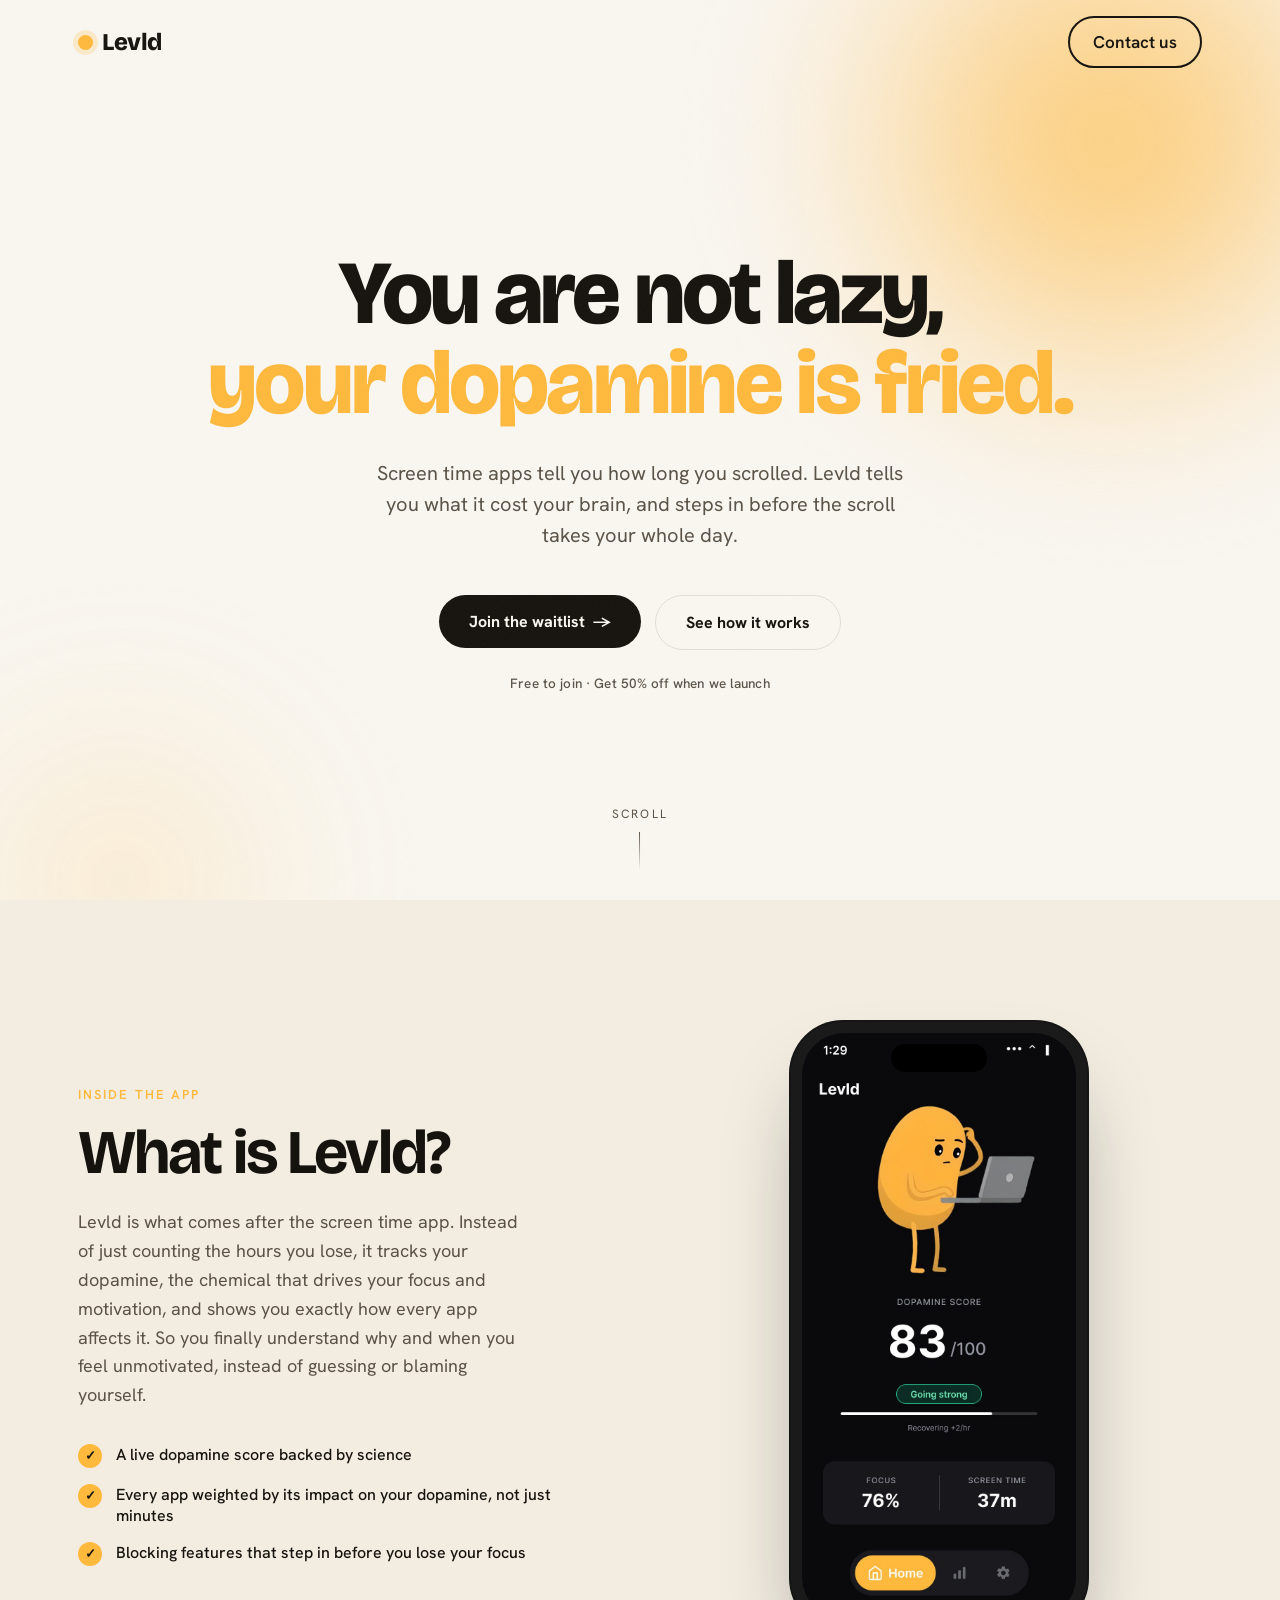
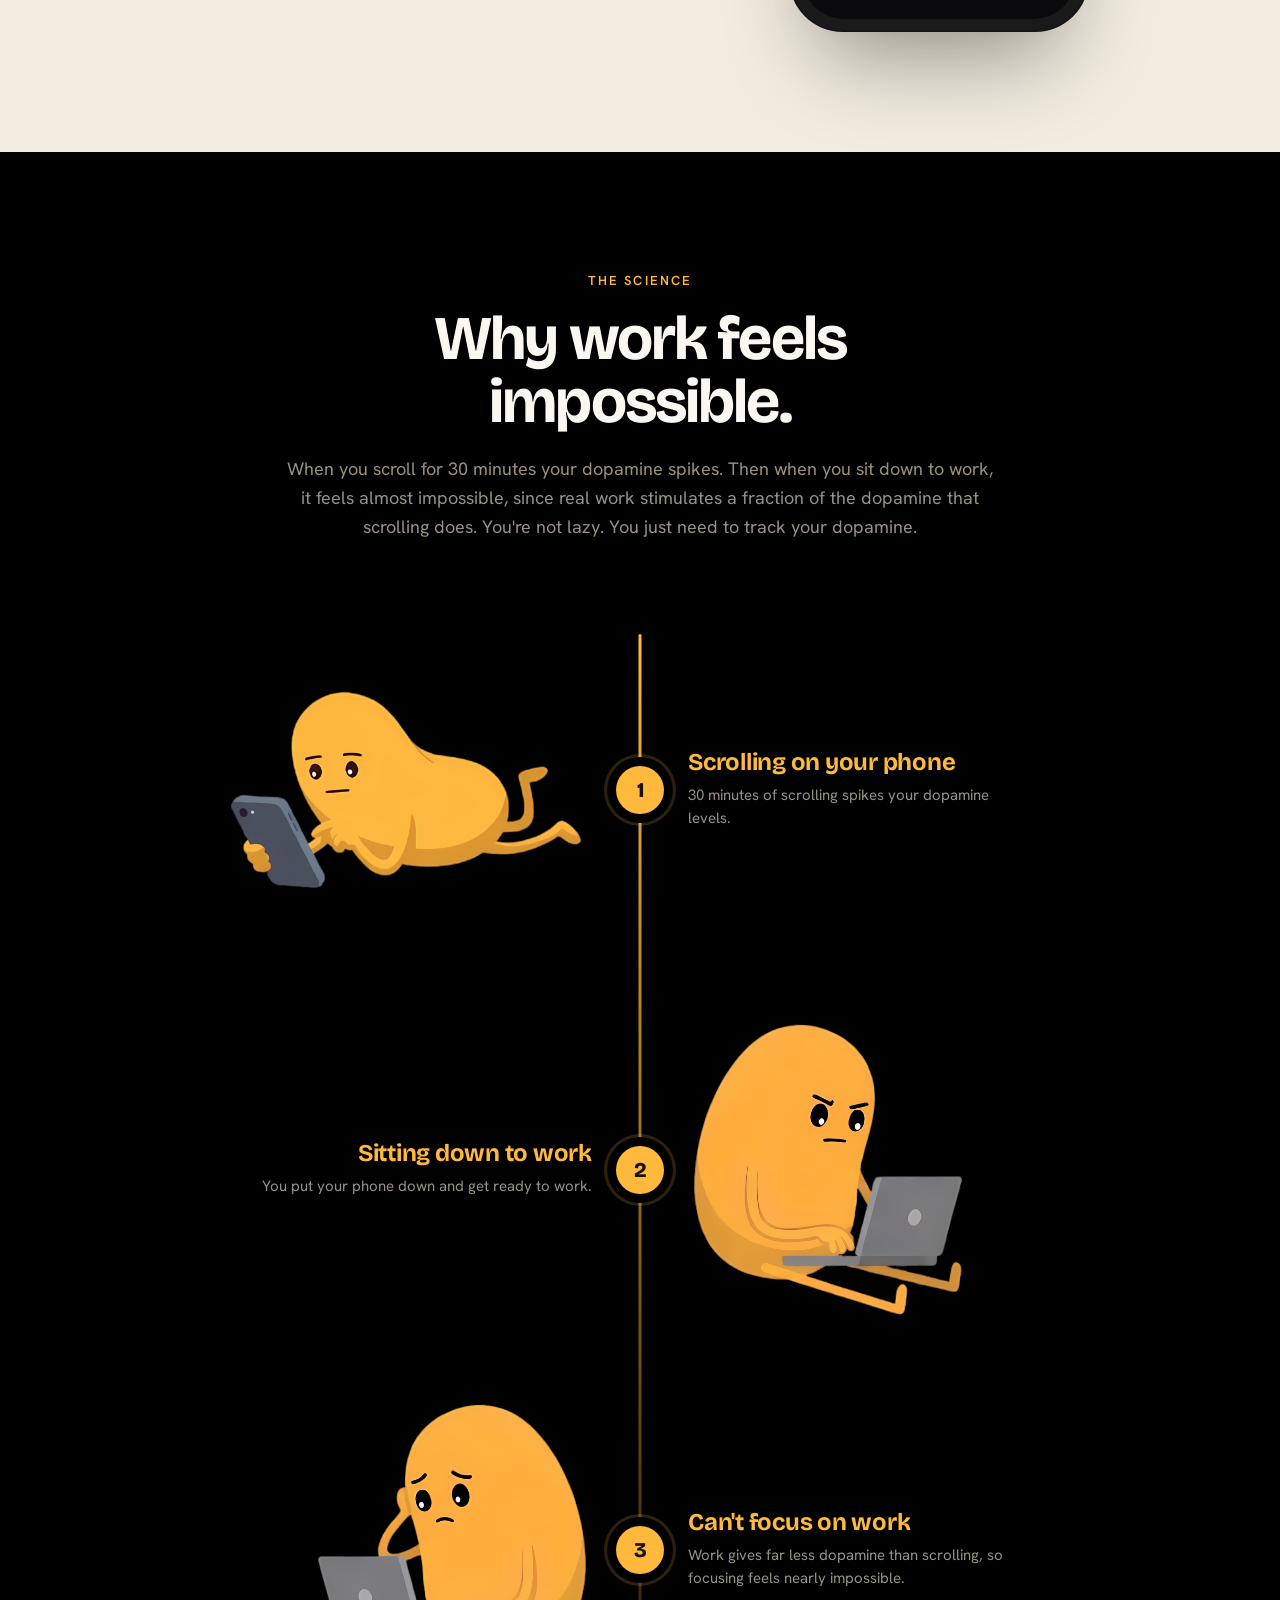
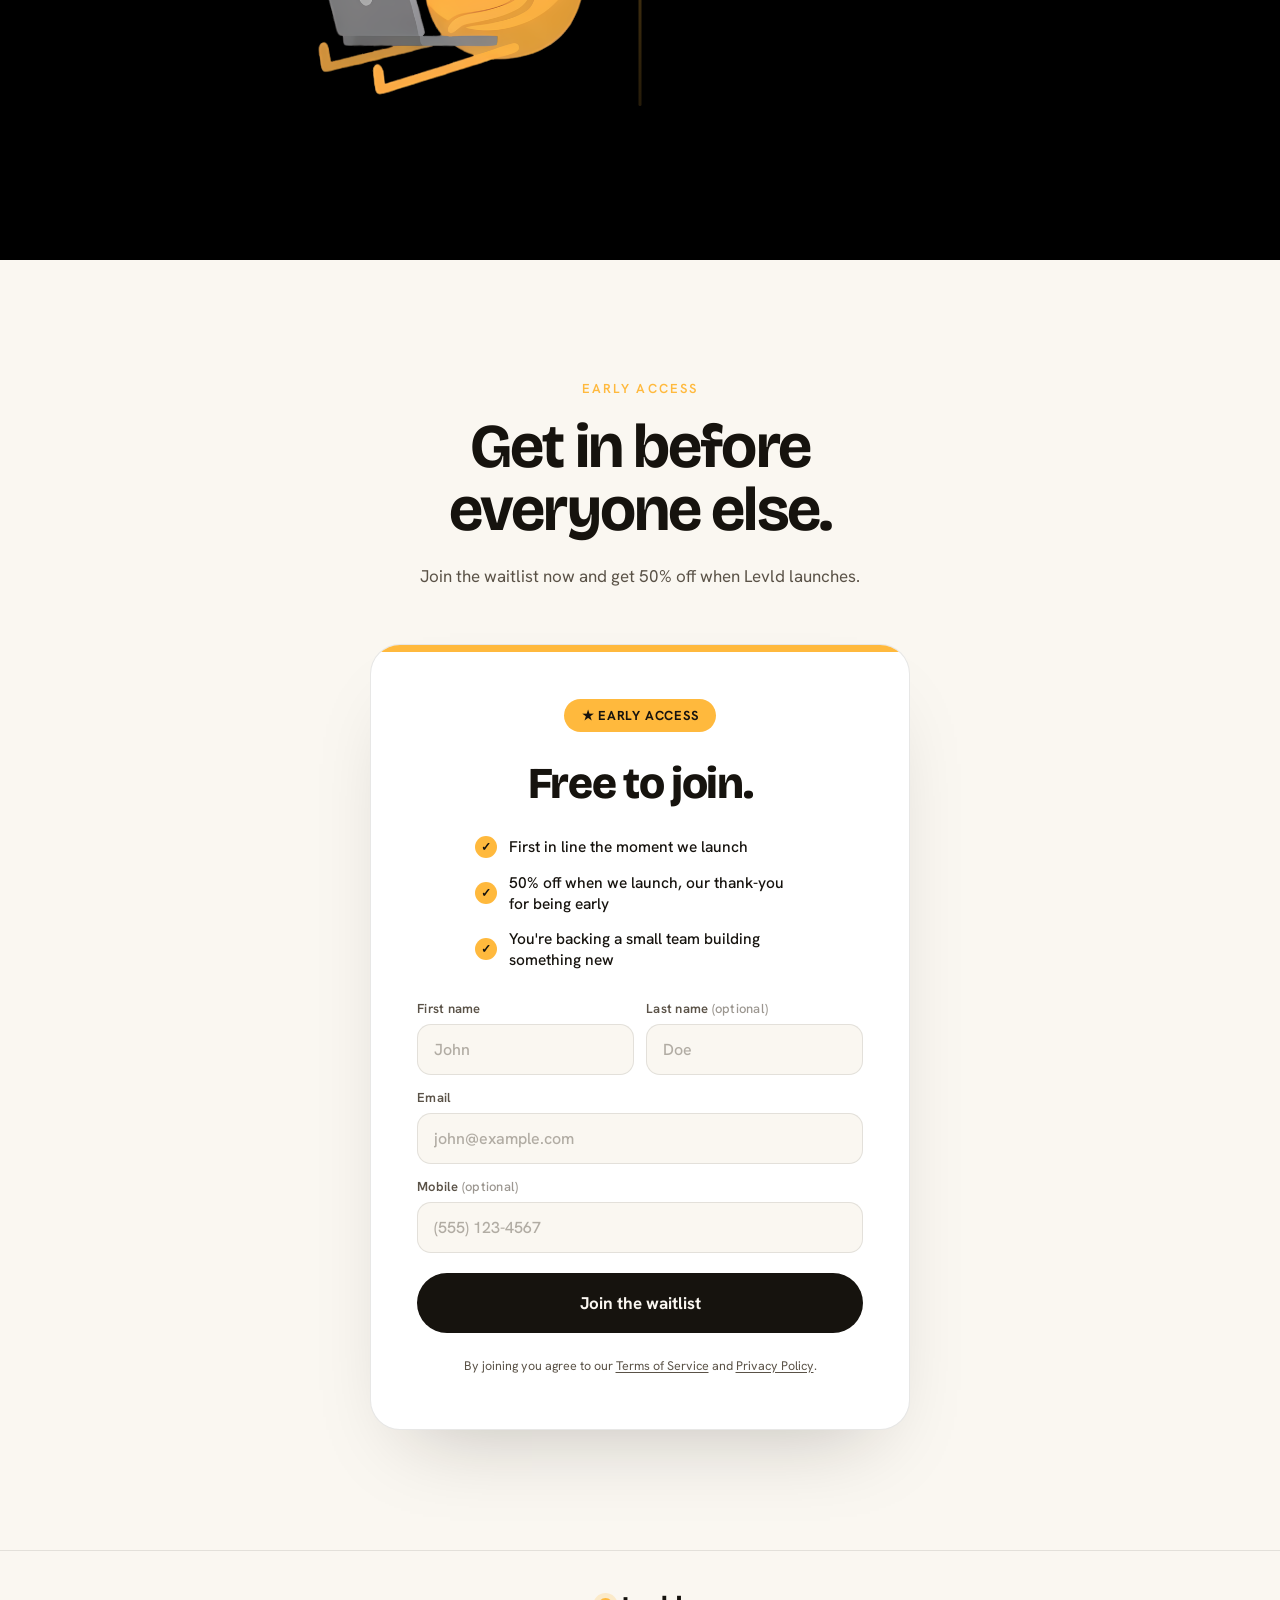
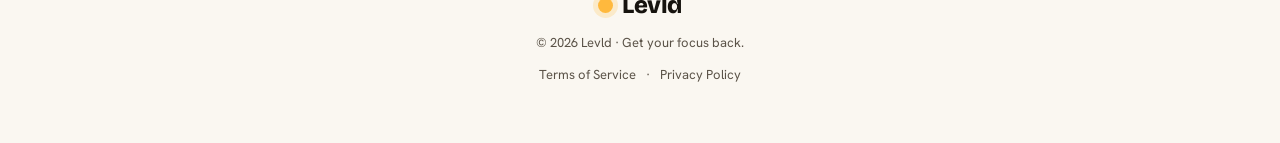
<file: index.html>
<!DOCTYPE html>
<html lang="en">
<head>
<meta charset="UTF-8">
<meta name="viewport" content="width=device-width, initial-scale=1.0">
<title>Levld</title>
<script
  defer
  data-website-id="dfid_YcyvnSUqY0fWeYFgIajNt"
  data-domain="levld.app"
  src="https://datafa.st/js/script.js">
</script>
<link rel="preconnect" href="https://fonts.googleapis.com">
<link rel="preconnect" href="https://fonts.gstatic.com" crossorigin>
<link href="https://fonts.googleapis.com/css2?family=Bricolage+Grotesque:opsz,wght@12..96,400;12..96,600;12..96,700;12..96,800&family=Hanken+Grotesk:wght@400;500;600;700&display=swap" rel="stylesheet">
<link rel="stylesheet" href="styles.css?v=6">
</head>
<body>

<nav>
  <div class="wrap">
    <div class="mark"><span class="dot"></span>Levld</div>
    <a href="#science" class="nav-cta nav-howto">See how it works</a>
    <a href="mailto:support@levld.app" class="nav-cta nav-contact">Contact us</a>
  </div>
</nav>

<!-- HERO -->
<header>
  <div class="glow g1"></div>
  <div class="glow g2"></div>
  <div class="wrap">
    <div class="hero">
      <h1>You are not lazy,<br><span class="accent">your dopamine <span class="m-break">is fried.</span></span></h1>
      <p>Screen time apps tell you how long you scrolled. Levld tells you what it cost your brain, and steps in before the scroll takes your whole day.</p>
      <div class="hero-cta">
        <a href="#preorder"><button class="btn btn-primary">Join the waitlist &nbsp;→</button></a>
        <a href="#science"><button class="btn btn-ghost">See how it works</button></a>
      </div>
      <div class="hero-trust">Free to join · Get 50% off when we launch</div>
    </div>
  </div>
  <div class="scroll-hint"><span>Scroll</span><span class="ln"></span></div>
</header>

<!-- SECTION 2 — SHOWCASE -->
<section class="showcase">
  <div class="wrap">
    <div class="copy reveal">
      <div class="tag">Inside the app</div>
      <div class="h2">What is Levld?</div>
      <p>Levld is what comes after the screen time app. Instead of just counting the hours you lose, it tracks your dopamine, the chemical that drives your focus and motivation, and shows you exactly how every app affects it. So you finally understand why and when you feel unmotivated, instead of guessing or blaming yourself.</p>
      <ul class="feature-list">
        <li><span class="ck">✓</span>A live dopamine score backed by science</li>
        <li><span class="ck">✓</span>Every app weighted by its impact on your dopamine, not just minutes</li>
        <li><span class="ck">✓</span>Blocking features that step in before you lose your focus</li>
      </ul>
    </div>
    <div class="phone-stage reveal">
      <div class="phone">
        <div class="island"></div>
        <div class="screen">
          <img id="appWireframe" src="images/app-home.jpg" alt="Levld app home screen">
        </div>
      </div>
    </div>
  </div>
</section>

<!-- SECTION 3 — SCIENCE -->
<section class="science" id="science">
  <div class="wrap">
    <div class="head reveal">
      <div class="tag">The science</div>
      <div class="h2">Why work feels<br>impossible.</div>
      <p>When you scroll for 30 minutes your dopamine spikes. Then when you sit down to work, it feels almost impossible, since real work stimulates a fraction of the dopamine that scrolling does. You're not lazy. You just need to track your dopamine.</p>
    </div>

    <div class="journey">
      <div class="j-stage reveal">
        <div class="j-media"><div class="j-ph wide"><img src="images/mascot-scrolling.png" alt="Levld mascot lying down scrolling on a phone"></div></div>
        <div class="j-node">1</div>
        <div class="j-text">
          <b>Scrolling on your phone</b>
          <p>30 minutes of scrolling spikes your dopamine levels.</p>
        </div>
      </div>
      <div class="j-stage rev reveal">
        <div class="j-media"><div class="j-ph"><img src="images/mascot-focused.png" alt="Levld mascot focused at a laptop"></div></div>
        <div class="j-node">2</div>
        <div class="j-text">
          <b>Sitting down to work</b>
          <p>You put your phone down and get ready to work.</p>
        </div>
      </div>
      <div class="j-stage reveal">
        <div class="j-media"><div class="j-ph"><img src="images/mascot-distracted.png" alt="Levld mascot distracted while trying to work at a laptop"></div></div>
        <div class="j-node">3</div>
        <div class="j-text">
          <b>Can't focus on work</b>
          <p>Work gives far less dopamine than scrolling, so focusing feels nearly impossible.</p>
        </div>
      </div>
    </div>
  </div>
</section>

<!-- SECTION 4 — WAITLIST -->
<section class="preorder" id="preorder">
  <div class="wrap">
    <div class="reveal">
      <div class="tag">Early access</div>
      <div class="h2">Get in before<br>everyone else.</div>
      <p class="pre-intro">Join the waitlist now and get 50% off when Levld launches.</p>
    </div>
    <div class="price-card reveal">
      <span class="badge">★ EARLY ACCESS</span>
      <div class="card-heading">Free to join.</div>
      <ul class="perks">
        <li><span class="ck">✓</span>First in line the moment we launch</li>
        <li><span class="ck">✓</span>50% off when we launch, our thank-you for being early</li>
        <li><span class="ck">✓</span>You're backing a small team building something new</li>
      </ul>
      <form id="waitlistForm" class="waitlist-form" novalidate>
        <div class="field-row">
          <div class="field">
            <label for="firstName">First name</label>
            <input id="firstName" name="firstName" type="text" autocomplete="given-name" placeholder="John" required>
          </div>
          <div class="field">
            <label for="lastName">Last name <span class="opt">(optional)</span></label>
            <input id="lastName" name="lastName" type="text" autocomplete="family-name" placeholder="Doe">
          </div>
        </div>
        <div class="field">
          <label for="email">Email</label>
          <input id="email" name="email" type="email" autocomplete="email" inputmode="email" placeholder="john@example.com" required>
        </div>
        <div class="field">
          <label for="phone">Mobile <span class="opt">(optional)</span></label>
          <input id="phone" name="phone" type="tel" autocomplete="tel" inputmode="tel" placeholder="(555) 123-4567">
        </div>
        <!-- Honeypot: hidden from users, bots tend to fill it. Server drops any submit with this set. -->
        <div class="hp-field" aria-hidden="true">
          <label for="company">Company</label>
          <input id="company" name="company" type="text" tabindex="-1" autocomplete="off">
        </div>
        <button type="submit" class="btn pay-btn">Join the waitlist</button>
        <p class="form-error" id="formError" hidden></p>
        <p class="form-fineprint">By joining you agree to our <a href="terms.html">Terms of Service</a> and <a href="privacy.html">Privacy Policy</a>.</p>
      </form>
      <div class="waitlist-success" id="waitlistSuccess" hidden>
        <div class="success-icon">✓</div>
        <div class="success-title">You're on the list.</div>
        <p>We'll email your 50% off shortly.</p>
      </div>
    </div>
  </div>
</section>

<footer>
  <div class="wrap">
    <div class="mark"><span class="dot"></span>Levld</div>
    <a href="mailto:support@levld.app" class="nav-cta footer-contact">Contact us</a>
    <small>© 2026 Levld · Get your focus back.</small>
    <div class="footer-legal">
      <a href="terms.html">Terms of Service</a>
      <span aria-hidden="true">·</span>
      <a href="privacy.html">Privacy Policy</a>
    </div>
  </div>
</footer>

<script src="main.js?v=4" defer></script>
</body>
</html>
</file>
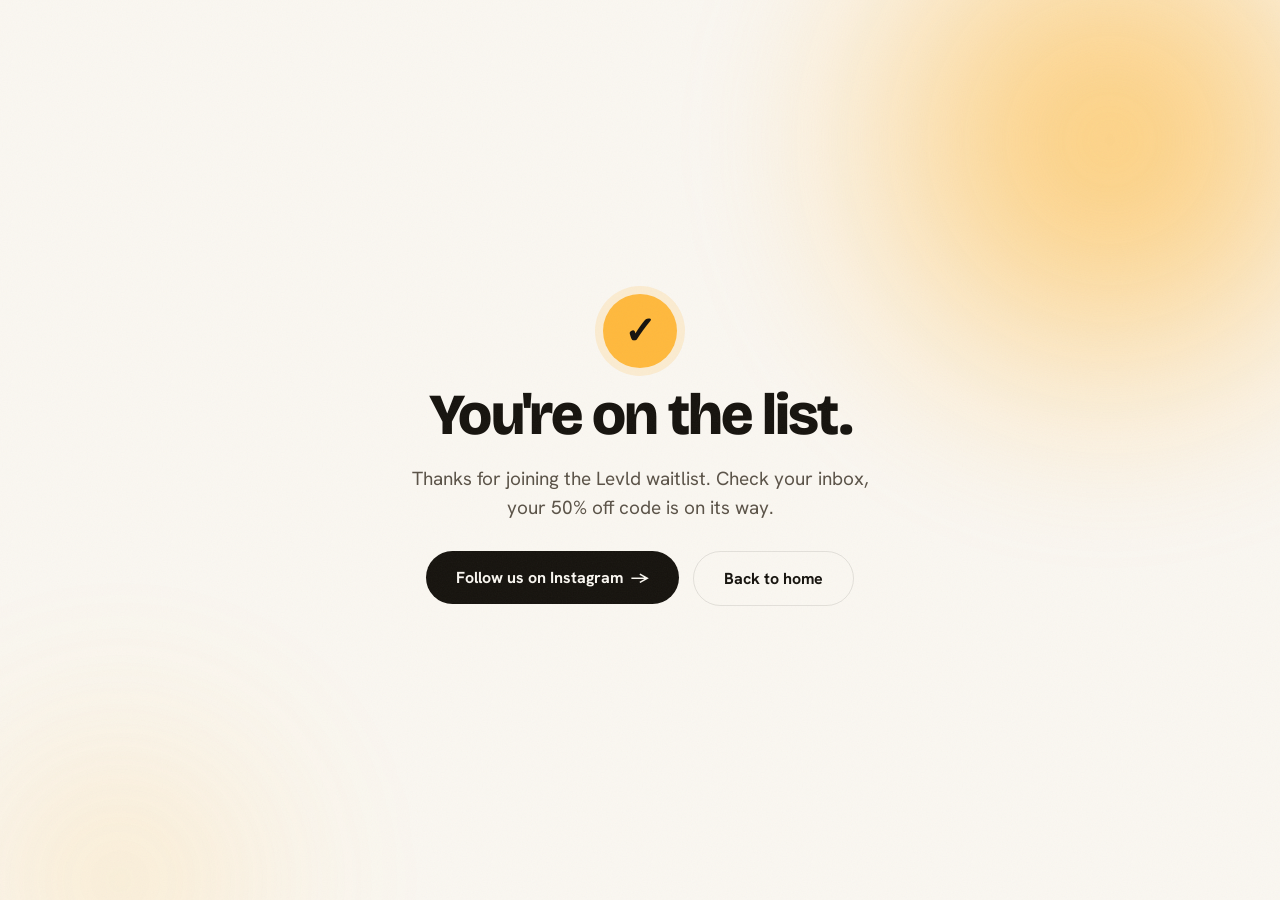
<file: joined/index.html>
<!DOCTYPE html>
<html lang="en">
<head>
<meta charset="UTF-8">
<meta name="viewport" content="width=device-width, initial-scale=1.0">
<title>You're on the list · Levld</title>
<script
  defer
  data-website-id="dfid_YcyvnSUqY0fWeYFgIajNt"
  data-domain="levld.app"
  src="https://datafa.st/js/script.js">
</script>
<link rel="preconnect" href="https://fonts.googleapis.com">
<link rel="preconnect" href="https://fonts.gstatic.com" crossorigin>
<link href="https://fonts.googleapis.com/css2?family=Bricolage+Grotesque:opsz,wght@12..96,400;12..96,600;12..96,700;12..96,800&family=Hanken+Grotesk:wght@400;500;600;700&display=swap" rel="stylesheet">
<link rel="stylesheet" href="../styles.css?v=4">
</head>
<body>

<section class="thanks">
  <div class="glow g1"></div>
  <div class="glow g2"></div>
  <div class="thanks-inner">
    <div class="success-icon">✓</div>
    <h1 class="thanks-title">You're on the list.</h1>
    <p class="thanks-text">Thanks for joining the Levld waitlist. Check your inbox, your 50% off code is on its way.</p>
    <div class="thanks-cta">
      <a href="https://www.instagram.com/stevenlevld/" target="_blank" rel="noopener"><button class="btn btn-primary">Follow us on Instagram &nbsp;→</button></a>
      <a href="/"><button class="btn btn-ghost">Back to home</button></a>
    </div>
  </div>
</section>

</body>
</html>
</file>
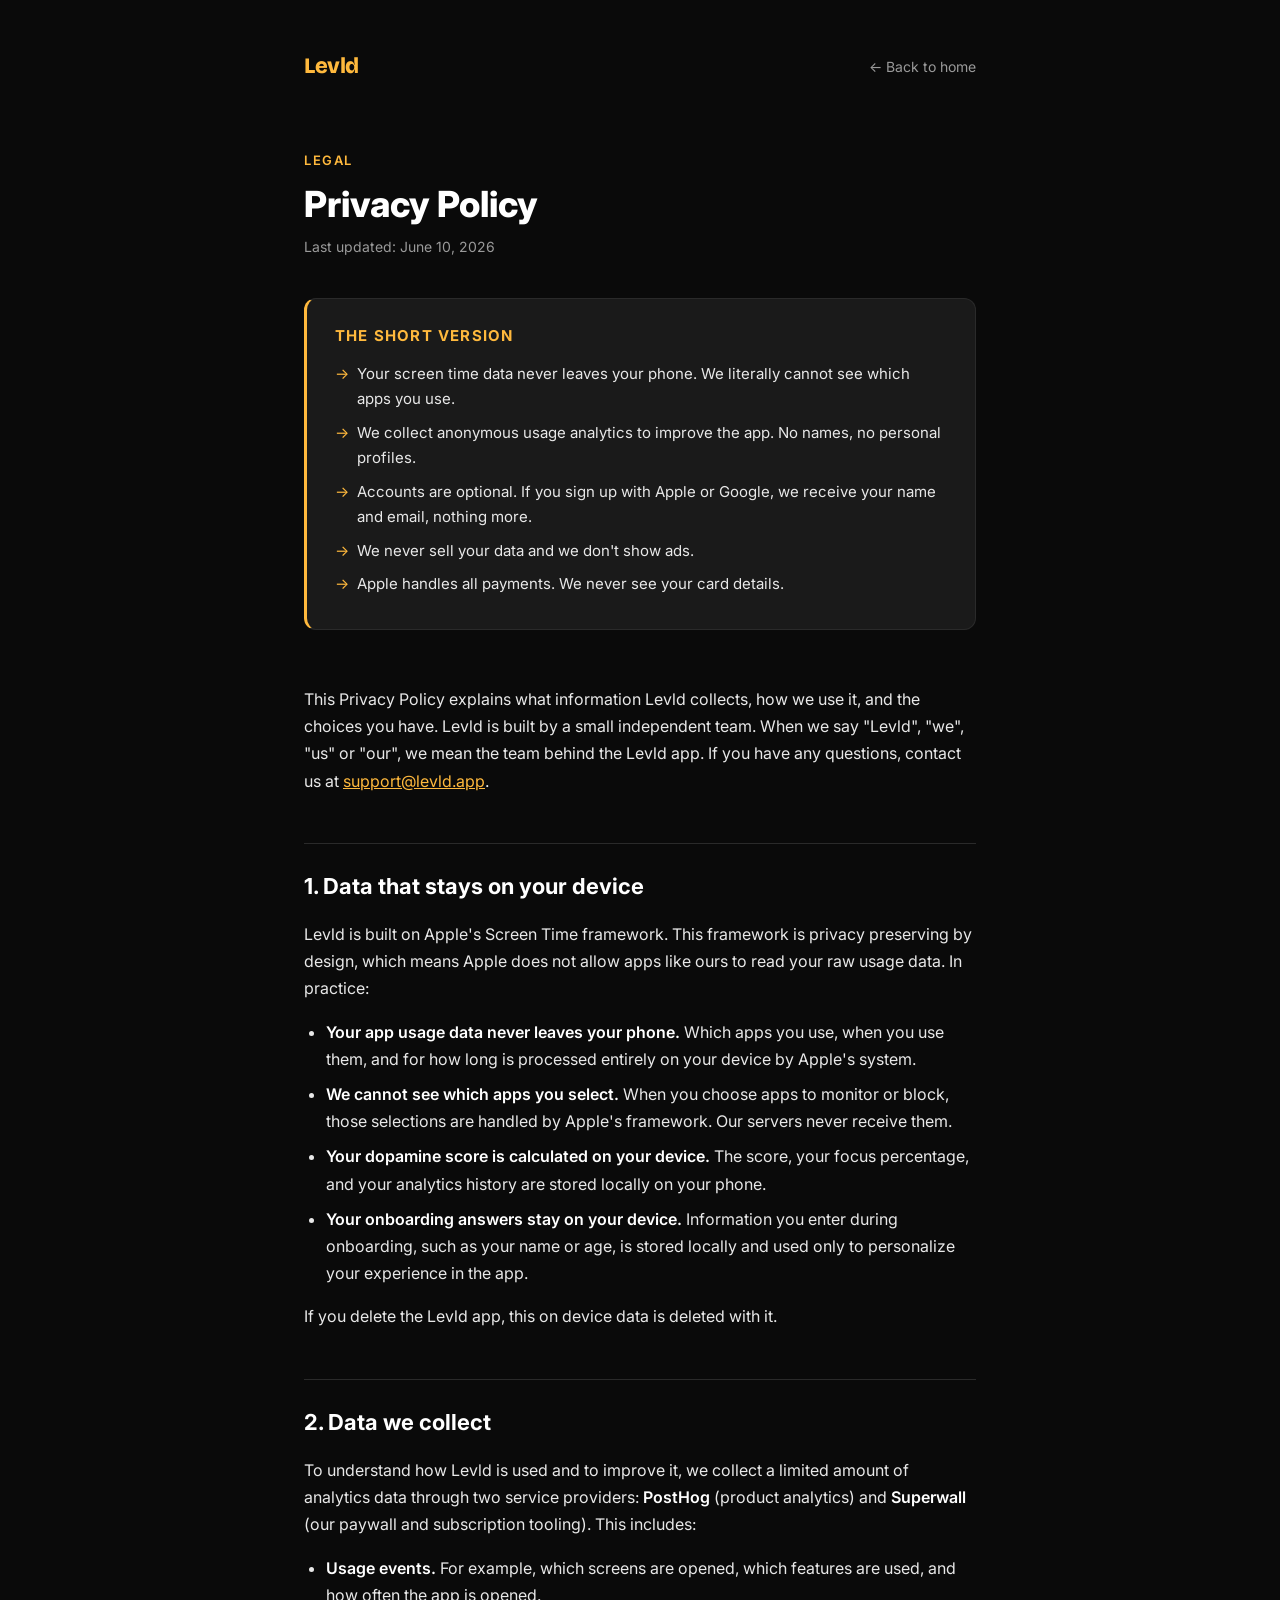
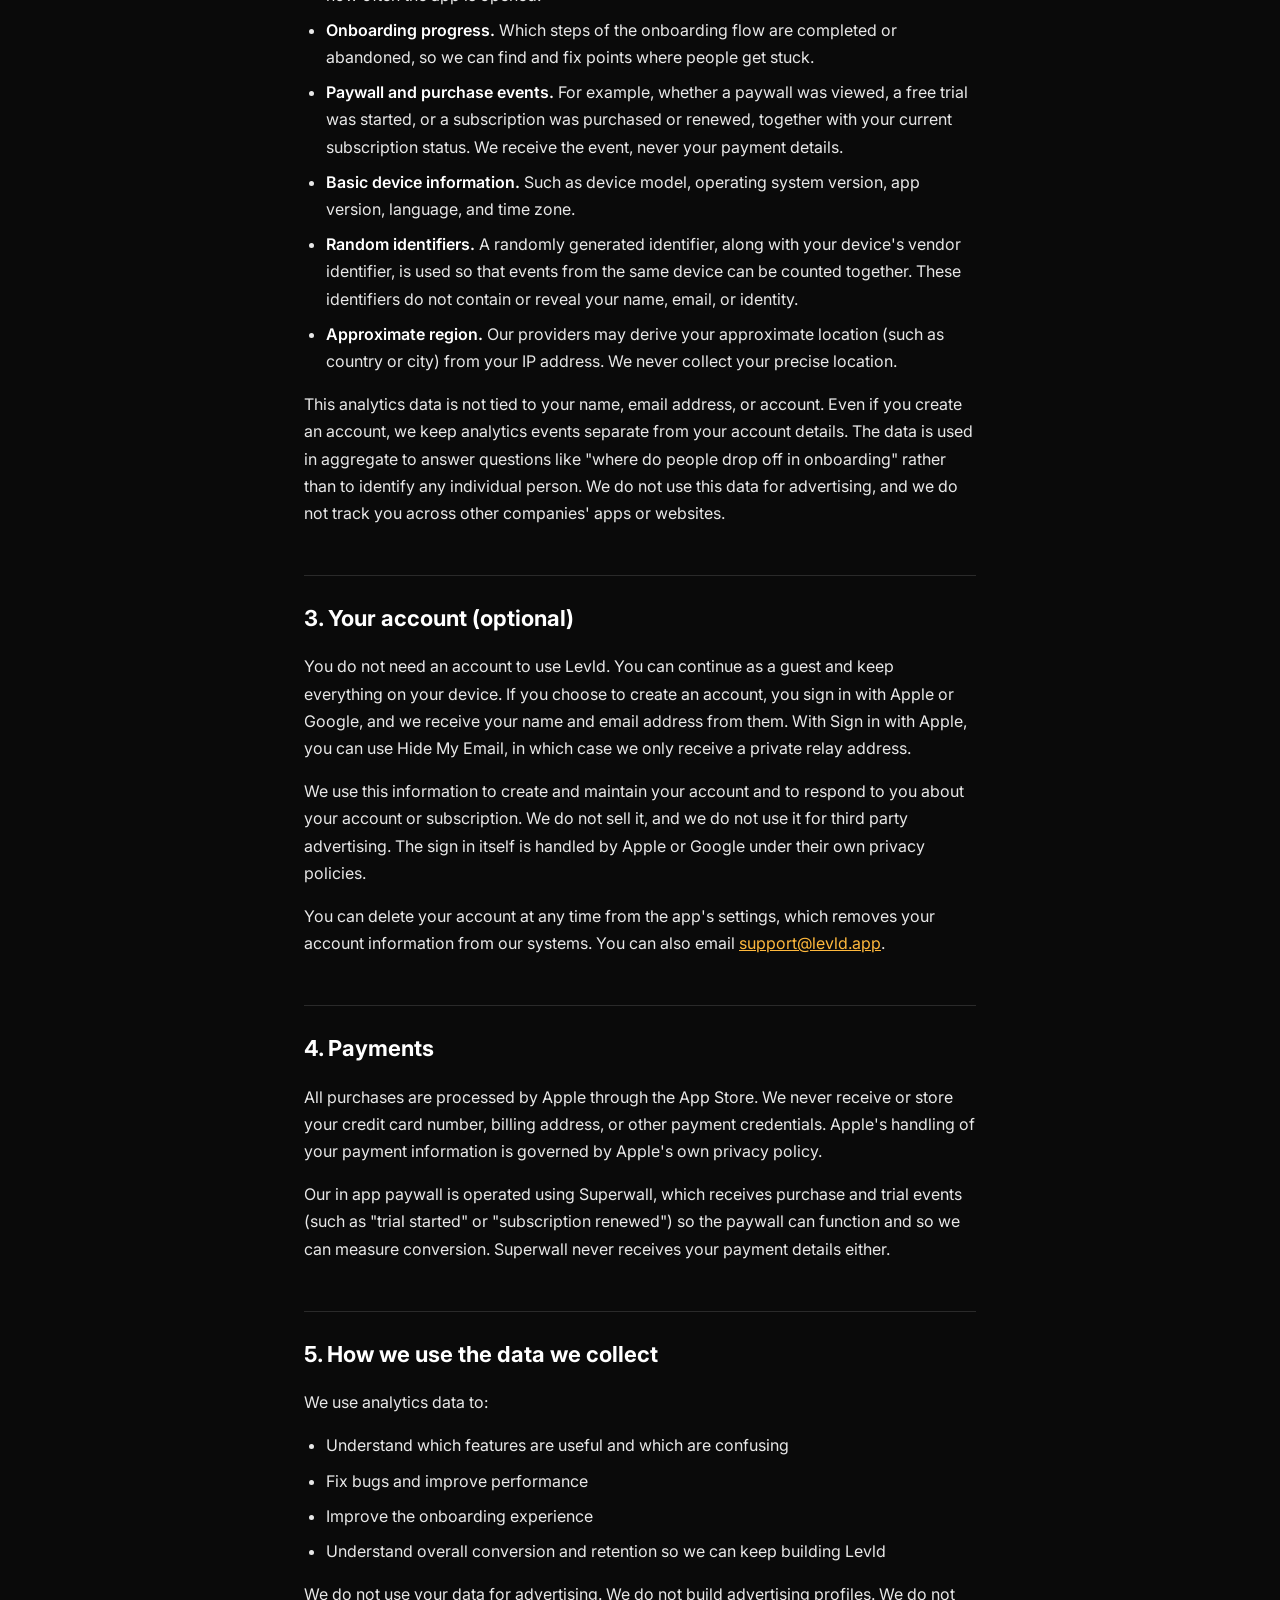
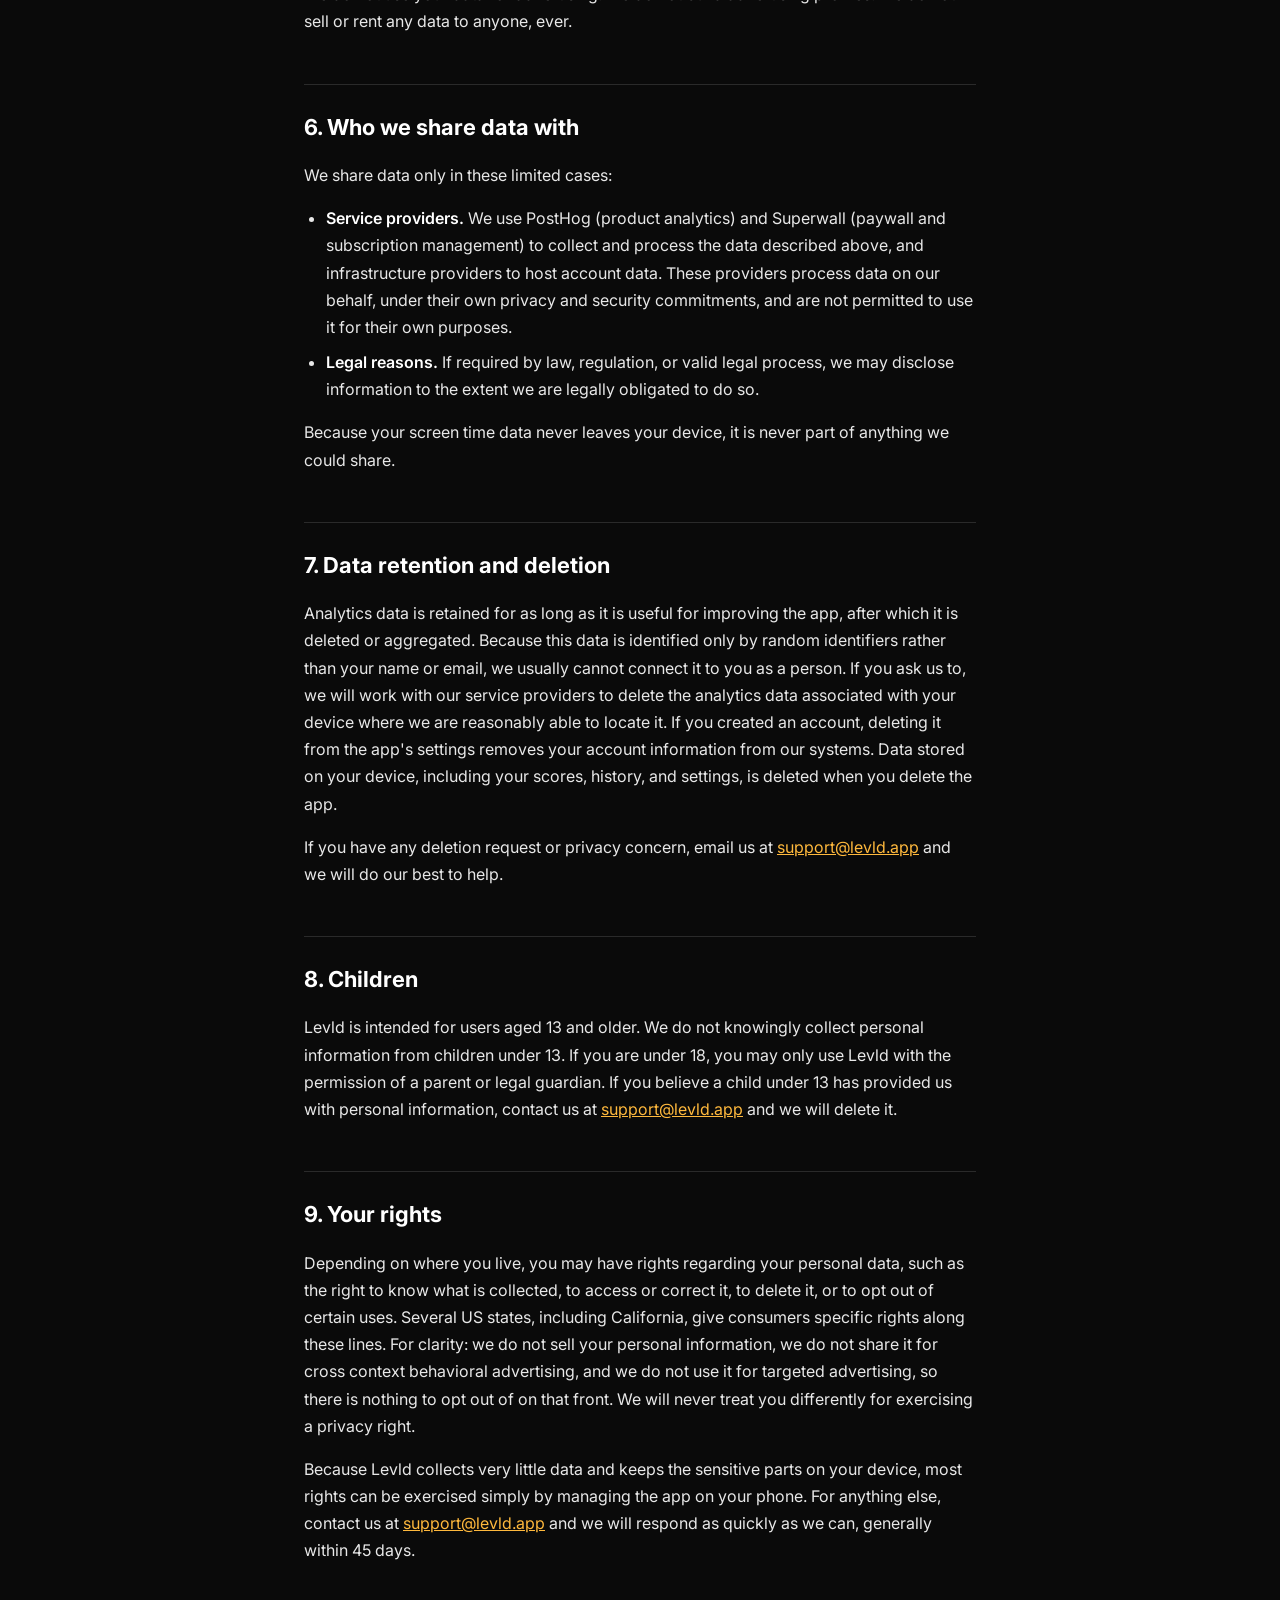
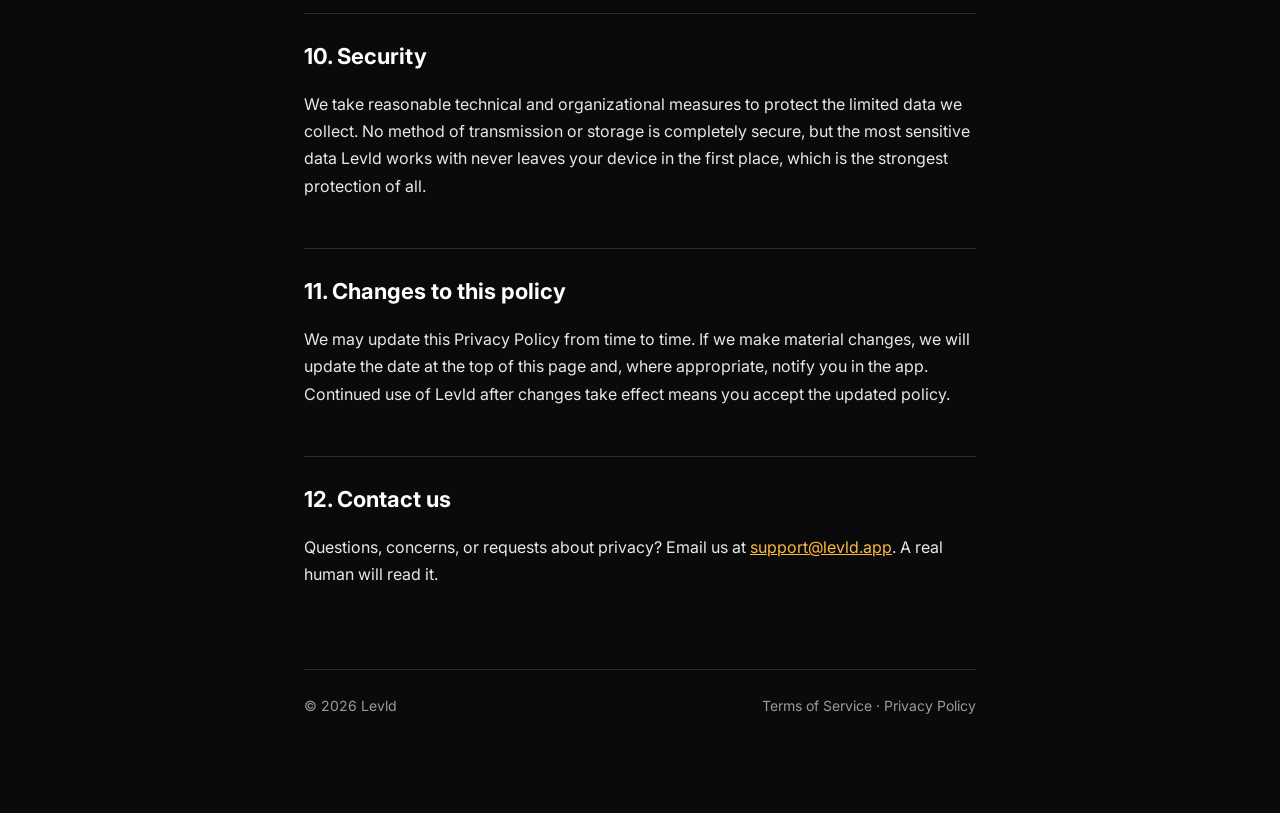
<file: privacy.html>
<!DOCTYPE html>
<html lang="en">
<head>
<meta charset="UTF-8">
<meta name="viewport" content="width=device-width, initial-scale=1.0">
<title>Privacy Policy · Levld</title>
<link rel="preconnect" href="https://fonts.googleapis.com">
<link rel="preconnect" href="https://fonts.gstatic.com" crossorigin>
<link href="https://fonts.googleapis.com/css2?family=Bricolage+Grotesque:opsz,wght@12..96,800&family=Inter:wght@400;500;600;700;800&display=swap" rel="stylesheet">
<style>
  :root {
    --yellow: #FFB93D;
    --black: #0a0a0a;
    --card: #1a1a1a;
    --card-alt: #1e1e20;
    --text: #e8e8e8;
    --muted: #9a9a9a;
    --line: #2a2a2a;
  }
  * { margin: 0; padding: 0; box-sizing: border-box; }
  html { scroll-behavior: smooth; }
  body {
    background: var(--black);
    color: var(--text);
    font-family: 'Inter', sans-serif;
    line-height: 1.7;
    font-size: 16px;
  }
  .wrap {
    max-width: 720px;
    margin: 0 auto;
    padding: 48px 24px 96px;
  }
  .topnav {
    display: flex;
    justify-content: space-between;
    align-items: center;
    margin-bottom: 64px;
  }
  .logo {
    font-family: 'Bricolage Grotesque', sans-serif;
    font-weight: 800;
    font-size: 22px;
    color: var(--yellow);
    text-decoration: none;
    letter-spacing: -0.02em;
  }
  .topnav a.back {
    color: var(--muted);
    text-decoration: none;
    font-size: 14px;
  }
  .topnav a.back:hover { color: var(--text); }
  .eyebrow {
    color: var(--yellow);
    font-size: 13px;
    font-weight: 600;
    text-transform: uppercase;
    letter-spacing: 0.12em;
    margin-bottom: 12px;
  }
  h1 {
    font-size: 36px;
    font-weight: 800;
    line-height: 1.2;
    margin-bottom: 8px;
    color: #fff;
  }
  .updated {
    color: var(--muted);
    font-size: 14px;
    margin-bottom: 40px;
  }
  .tldr {
    background: var(--card);
    border: 1px solid var(--line);
    border-left: 3px solid var(--yellow);
    border-radius: 12px;
    padding: 24px 28px;
    margin-bottom: 56px;
  }
  .tldr h2 {
    font-size: 15px;
    font-weight: 700;
    color: var(--yellow);
    text-transform: uppercase;
    letter-spacing: 0.08em;
    margin-bottom: 12px;
  }
  .tldr ul { list-style: none; }
  .tldr li {
    padding-left: 22px;
    position: relative;
    margin-bottom: 8px;
    font-size: 15px;
  }
  .tldr li::before {
    content: "→";
    position: absolute;
    left: 0;
    color: var(--yellow);
  }
  h2.section {
    font-size: 22px;
    font-weight: 700;
    color: #fff;
    margin: 48px 0 16px;
    padding-top: 24px;
    border-top: 1px solid var(--line);
  }
  h3 {
    font-size: 17px;
    font-weight: 600;
    color: #fff;
    margin: 28px 0 10px;
  }
  p { margin-bottom: 16px; color: var(--text); }
  ul.body-list {
    margin: 0 0 16px 0;
    padding-left: 22px;
  }
  ul.body-list li { margin-bottom: 8px; }
  strong { color: #fff; font-weight: 600; }
  a { color: var(--yellow); }
  .footer {
    margin-top: 80px;
    padding-top: 24px;
    border-top: 1px solid var(--line);
    display: flex;
    justify-content: space-between;
    color: var(--muted);
    font-size: 14px;
    flex-wrap: wrap;
    gap: 12px;
  }
  .footer a { color: var(--muted); text-decoration: none; }
  .footer a:hover { color: var(--text); }
  @media (max-width: 600px) {
    h1 { font-size: 28px; }
    .wrap { padding: 32px 20px 72px; }
  }
</style>
</head>
<body>
<div class="wrap">

  <nav class="topnav">
    <a class="logo" href="index.html">Levld</a>
    <a class="back" href="index.html">← Back to home</a>
  </nav>

  <p class="eyebrow">Legal</p>
  <h1>Privacy Policy</h1>
  <p class="updated">Last updated: June 10, 2026</p>

  <div class="tldr">
    <h2>The short version</h2>
    <ul>
      <li>Your screen time data never leaves your phone. We literally cannot see which apps you use.</li>
      <li>We collect anonymous usage analytics to improve the app. No names, no personal profiles.</li>
      <li>Accounts are optional. If you sign up with Apple or Google, we receive your name and email, nothing more.</li>
      <li>We never sell your data and we don't show ads.</li>
      <li>Apple handles all payments. We never see your card details.</li>
    </ul>
  </div>

  <p>This Privacy Policy explains what information Levld collects, how we use it, and the choices you have. Levld is built by a small independent team. When we say "Levld", "we", "us" or "our", we mean the team behind the Levld app. If you have any questions, contact us at <a href="mailto:support@levld.app">support@levld.app</a>.</p>

  <h2 class="section">1. Data that stays on your device</h2>
  <p>Levld is built on Apple's Screen Time framework. This framework is privacy preserving by design, which means Apple does not allow apps like ours to read your raw usage data. In practice:</p>
  <ul class="body-list">
    <li><strong>Your app usage data never leaves your phone.</strong> Which apps you use, when you use them, and for how long is processed entirely on your device by Apple's system.</li>
    <li><strong>We cannot see which apps you select.</strong> When you choose apps to monitor or block, those selections are handled by Apple's framework. Our servers never receive them.</li>
    <li><strong>Your dopamine score is calculated on your device.</strong> The score, your focus percentage, and your analytics history are stored locally on your phone.</li>
    <li><strong>Your onboarding answers stay on your device.</strong> Information you enter during onboarding, such as your name or age, is stored locally and used only to personalize your experience in the app.</li>
  </ul>
  <p>If you delete the Levld app, this on device data is deleted with it.</p>

  <h2 class="section">2. Data we collect</h2>
  <p>To understand how Levld is used and to improve it, we collect a limited amount of analytics data through two service providers: <strong>PostHog</strong> (product analytics) and <strong>Superwall</strong> (our paywall and subscription tooling). This includes:</p>
  <ul class="body-list">
    <li><strong>Usage events.</strong> For example, which screens are opened, which features are used, and how often the app is opened.</li>
    <li><strong>Onboarding progress.</strong> Which steps of the onboarding flow are completed or abandoned, so we can find and fix points where people get stuck.</li>
    <li><strong>Paywall and purchase events.</strong> For example, whether a paywall was viewed, a free trial was started, or a subscription was purchased or renewed, together with your current subscription status. We receive the event, never your payment details.</li>
    <li><strong>Basic device information.</strong> Such as device model, operating system version, app version, language, and time zone.</li>
    <li><strong>Random identifiers.</strong> A randomly generated identifier, along with your device's vendor identifier, is used so that events from the same device can be counted together. These identifiers do not contain or reveal your name, email, or identity.</li>
    <li><strong>Approximate region.</strong> Our providers may derive your approximate location (such as country or city) from your IP address. We never collect your precise location.</li>
  </ul>
  <p>This analytics data is not tied to your name, email address, or account. Even if you create an account, we keep analytics events separate from your account details. The data is used in aggregate to answer questions like "where do people drop off in onboarding" rather than to identify any individual person. We do not use this data for advertising, and we do not track you across other companies' apps or websites.</p>

  <h2 class="section">3. Your account (optional)</h2>
  <p>You do not need an account to use Levld. You can continue as a guest and keep everything on your device. If you choose to create an account, you sign in with Apple or Google, and we receive your name and email address from them. With Sign in with Apple, you can use Hide My Email, in which case we only receive a private relay address.</p>
  <p>We use this information to create and maintain your account and to respond to you about your account or subscription. We do not sell it, and we do not use it for third party advertising. The sign in itself is handled by Apple or Google under their own privacy policies.</p>
  <p>You can delete your account at any time from the app's settings, which removes your account information from our systems. You can also email <a href="mailto:support@levld.app">support@levld.app</a>.</p>

  <h2 class="section">4. Payments</h2>
  <p>All purchases are processed by Apple through the App Store. We never receive or store your credit card number, billing address, or other payment credentials. Apple's handling of your payment information is governed by Apple's own privacy policy.</p>
  <p>Our in app paywall is operated using Superwall, which receives purchase and trial events (such as "trial started" or "subscription renewed") so the paywall can function and so we can measure conversion. Superwall never receives your payment details either.</p>

  <h2 class="section">5. How we use the data we collect</h2>
  <p>We use analytics data to:</p>
  <ul class="body-list">
    <li>Understand which features are useful and which are confusing</li>
    <li>Fix bugs and improve performance</li>
    <li>Improve the onboarding experience</li>
    <li>Understand overall conversion and retention so we can keep building Levld</li>
  </ul>
  <p>We do not use your data for advertising. We do not build advertising profiles. We do not sell or rent any data to anyone, ever.</p>

  <h2 class="section">6. Who we share data with</h2>
  <p>We share data only in these limited cases:</p>
  <ul class="body-list">
    <li><strong>Service providers.</strong> We use PostHog (product analytics) and Superwall (paywall and subscription management) to collect and process the data described above, and infrastructure providers to host account data. These providers process data on our behalf, under their own privacy and security commitments, and are not permitted to use it for their own purposes.</li>
    <li><strong>Legal reasons.</strong> If required by law, regulation, or valid legal process, we may disclose information to the extent we are legally obligated to do so.</li>
  </ul>
  <p>Because your screen time data never leaves your device, it is never part of anything we could share.</p>

  <h2 class="section">7. Data retention and deletion</h2>
  <p>Analytics data is retained for as long as it is useful for improving the app, after which it is deleted or aggregated. Because this data is identified only by random identifiers rather than your name or email, we usually cannot connect it to you as a person. If you ask us to, we will work with our service providers to delete the analytics data associated with your device where we are reasonably able to locate it. If you created an account, deleting it from the app's settings removes your account information from our systems. Data stored on your device, including your scores, history, and settings, is deleted when you delete the app.</p>
  <p>If you have any deletion request or privacy concern, email us at <a href="mailto:support@levld.app">support@levld.app</a> and we will do our best to help.</p>

  <h2 class="section">8. Children</h2>
  <p>Levld is intended for users aged 13 and older. We do not knowingly collect personal information from children under 13. If you are under 18, you may only use Levld with the permission of a parent or legal guardian. If you believe a child under 13 has provided us with personal information, contact us at <a href="mailto:support@levld.app">support@levld.app</a> and we will delete it.</p>

  <h2 class="section">9. Your rights</h2>
  <p>Depending on where you live, you may have rights regarding your personal data, such as the right to know what is collected, to access or correct it, to delete it, or to opt out of certain uses. Several US states, including California, give consumers specific rights along these lines. For clarity: we do not sell your personal information, we do not share it for cross context behavioral advertising, and we do not use it for targeted advertising, so there is nothing to opt out of on that front. We will never treat you differently for exercising a privacy right.</p>
  <p>Because Levld collects very little data and keeps the sensitive parts on your device, most rights can be exercised simply by managing the app on your phone. For anything else, contact us at <a href="mailto:support@levld.app">support@levld.app</a> and we will respond as quickly as we can, generally within 45 days.</p>

  <h2 class="section">10. Security</h2>
  <p>We take reasonable technical and organizational measures to protect the limited data we collect. No method of transmission or storage is completely secure, but the most sensitive data Levld works with never leaves your device in the first place, which is the strongest protection of all.</p>

  <h2 class="section">11. Changes to this policy</h2>
  <p>We may update this Privacy Policy from time to time. If we make material changes, we will update the date at the top of this page and, where appropriate, notify you in the app. Continued use of Levld after changes take effect means you accept the updated policy.</p>

  <h2 class="section">12. Contact us</h2>
  <p>Questions, concerns, or requests about privacy? Email us at <a href="mailto:support@levld.app">support@levld.app</a>. A real human will read it.</p>

  <div class="footer">
    <span>© 2026 Levld</span>
    <span><a href="terms.html">Terms of Service</a> · <a href="privacy.html">Privacy Policy</a></span>
  </div>

</div>
</body>
</html>
</file>
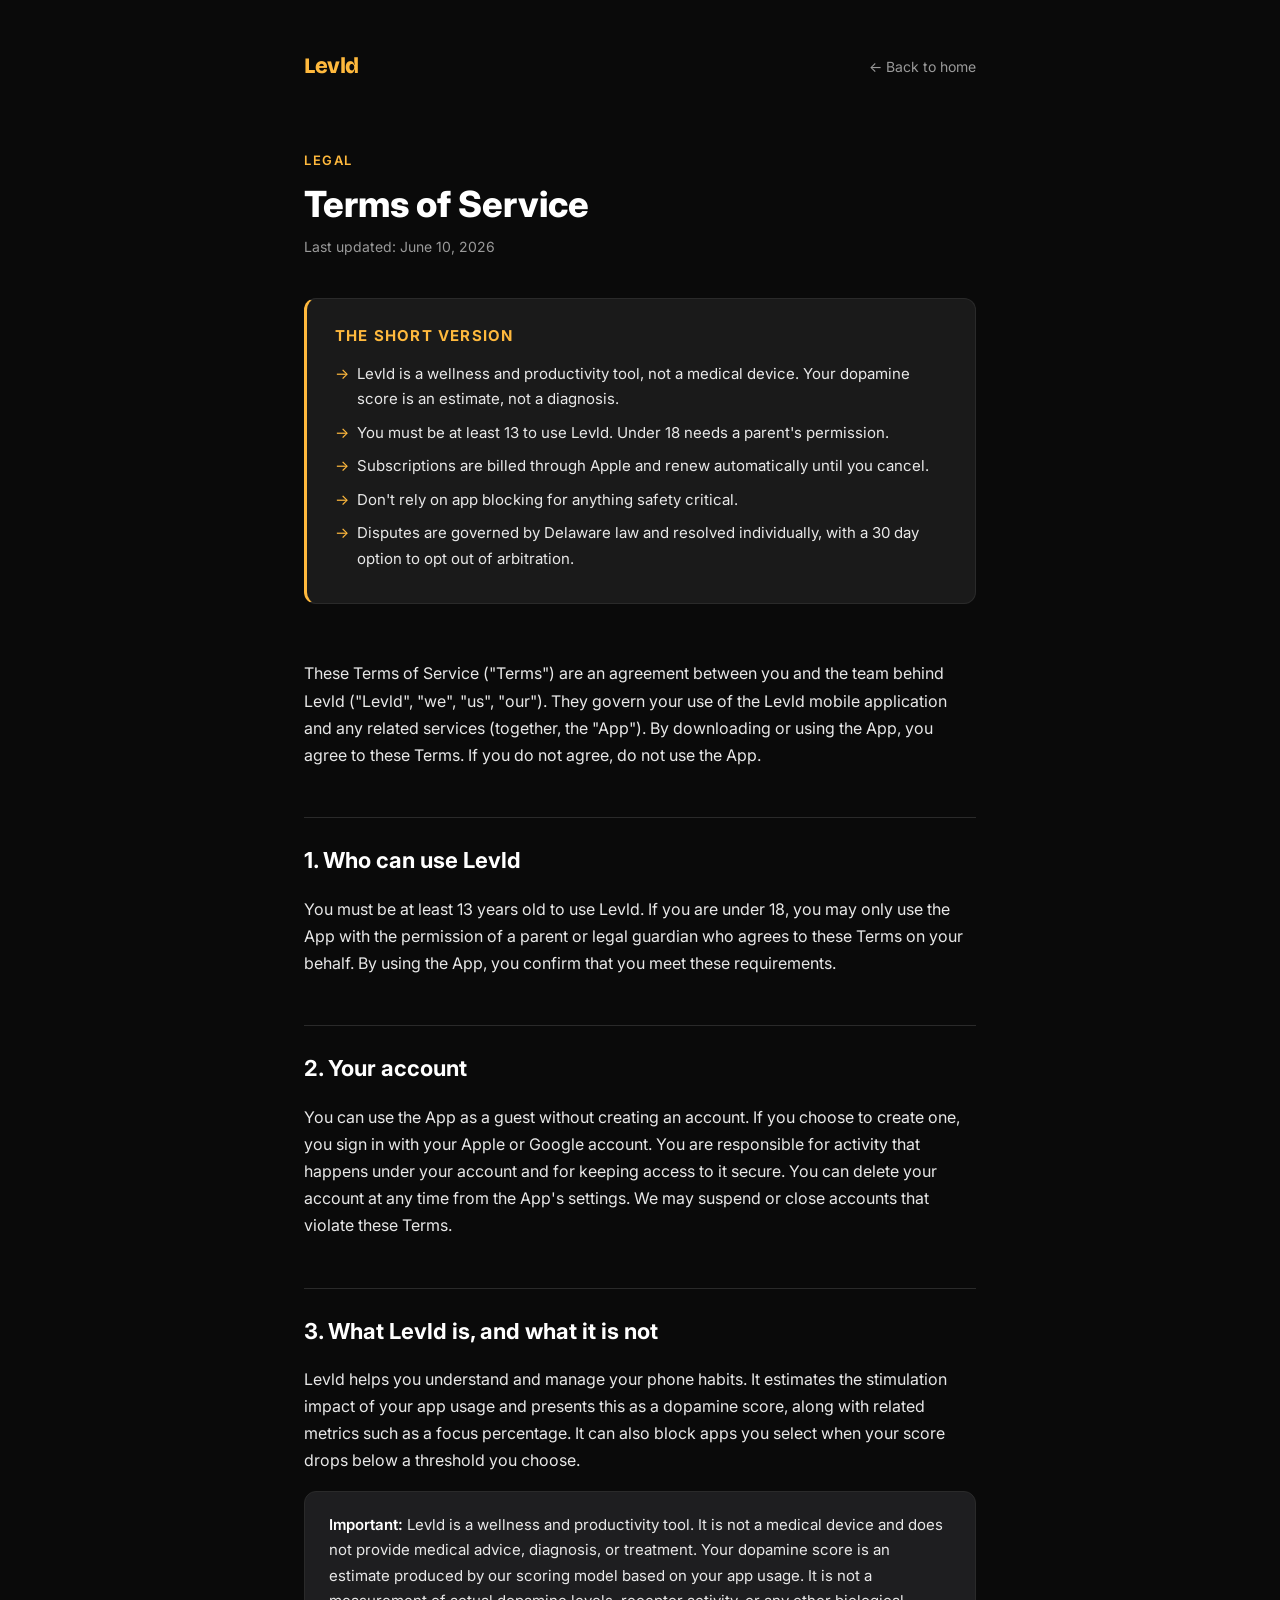
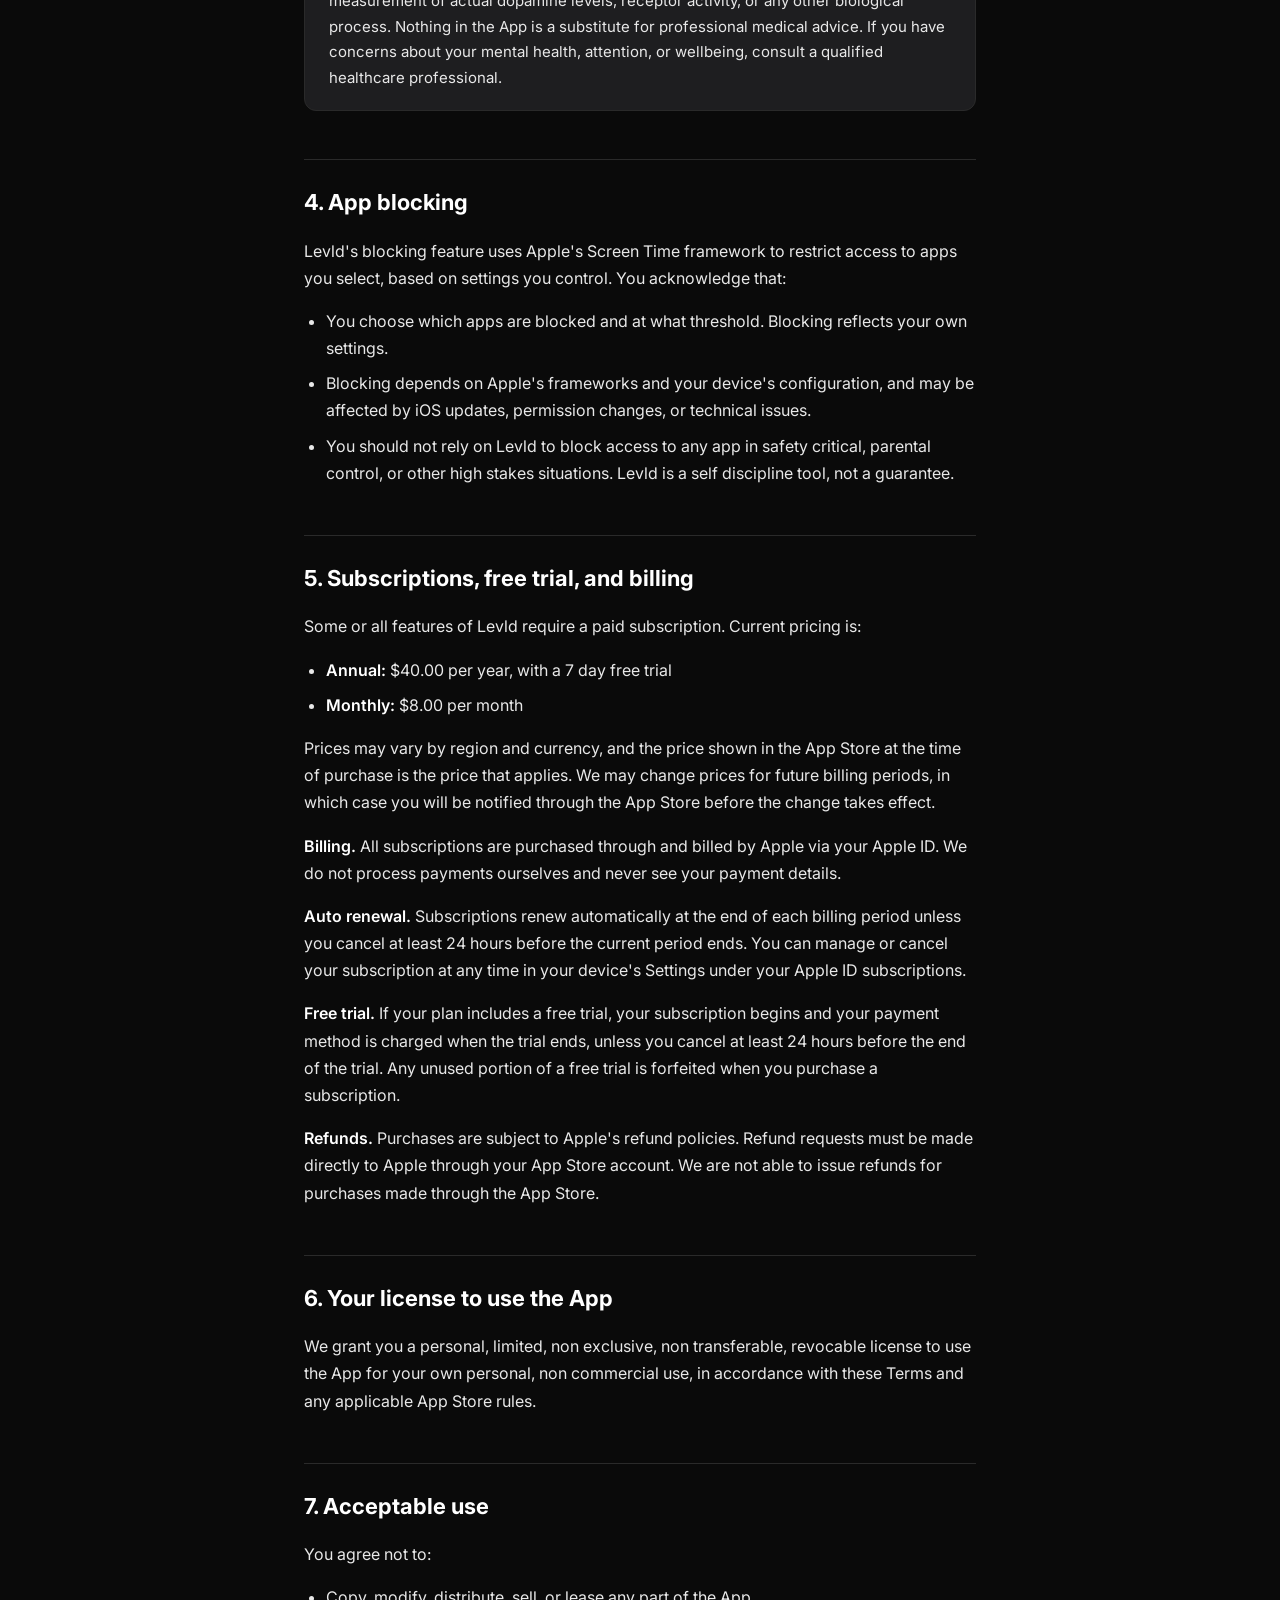
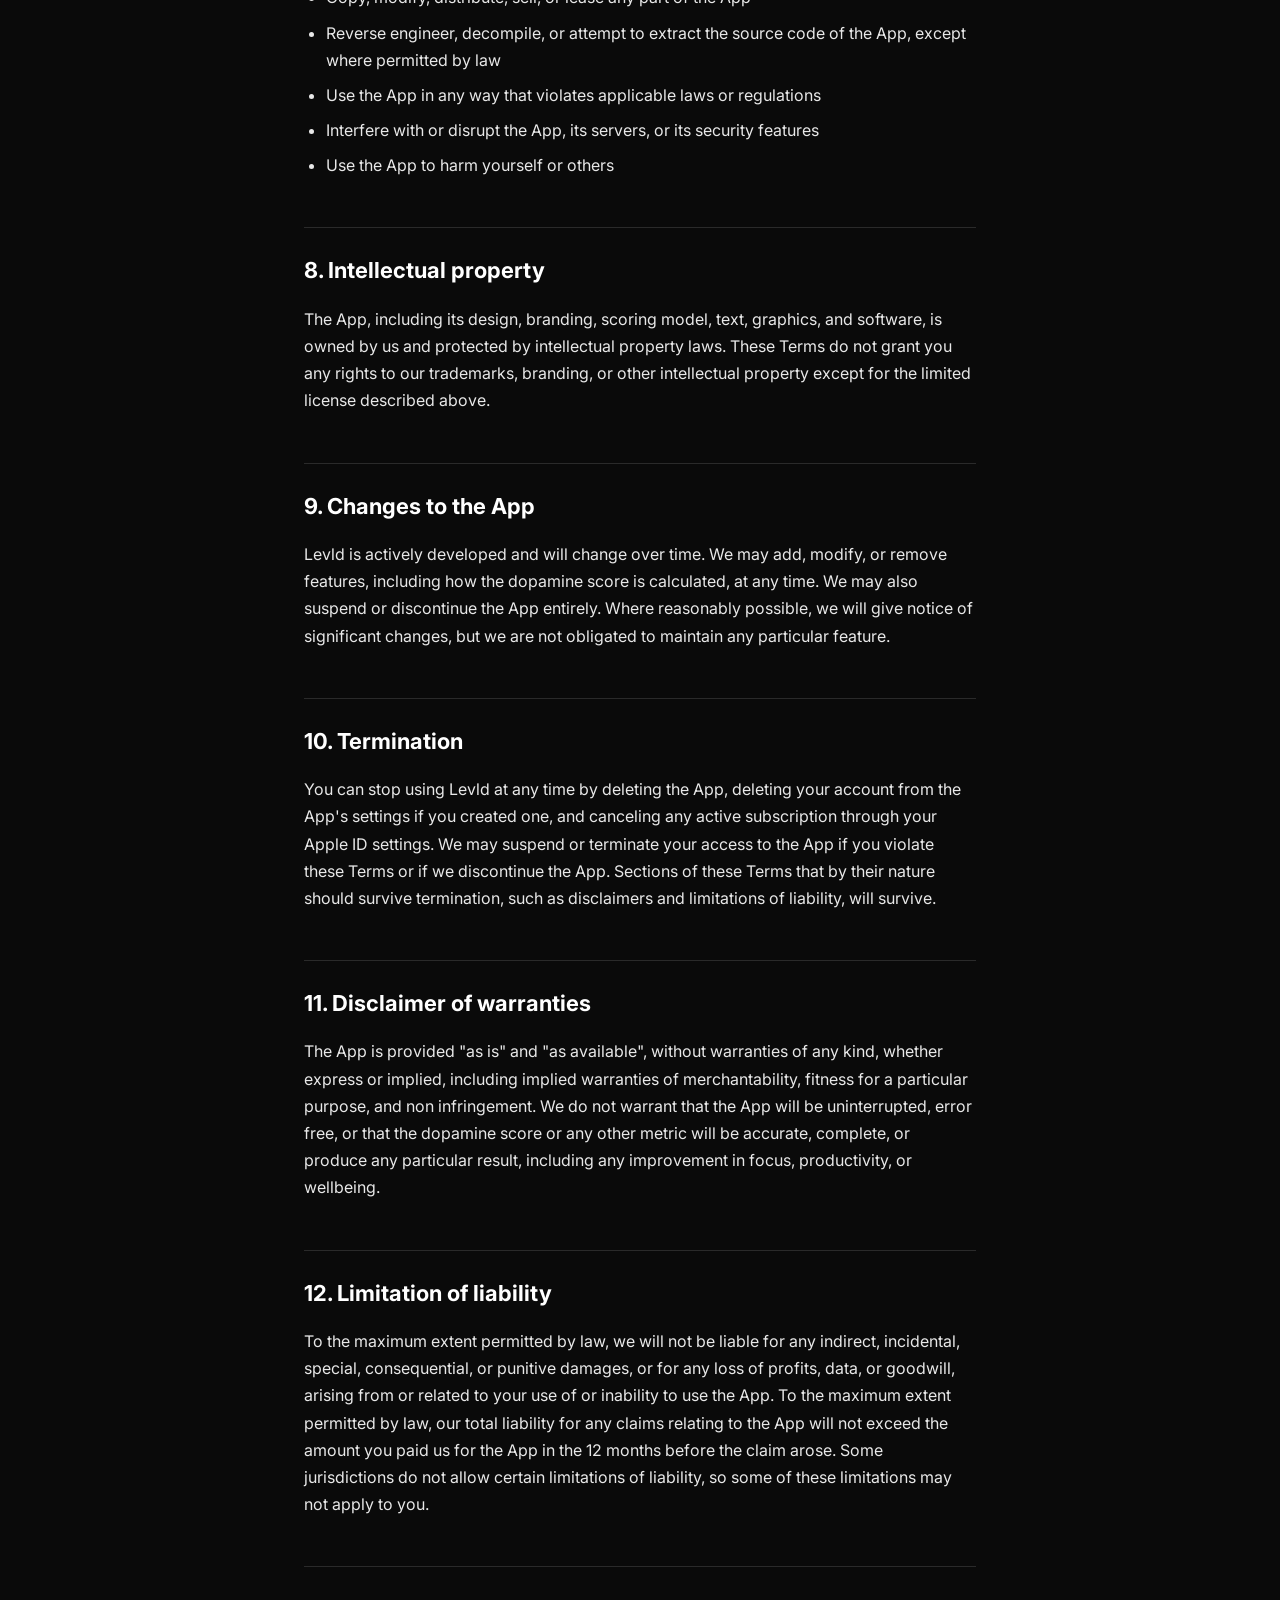
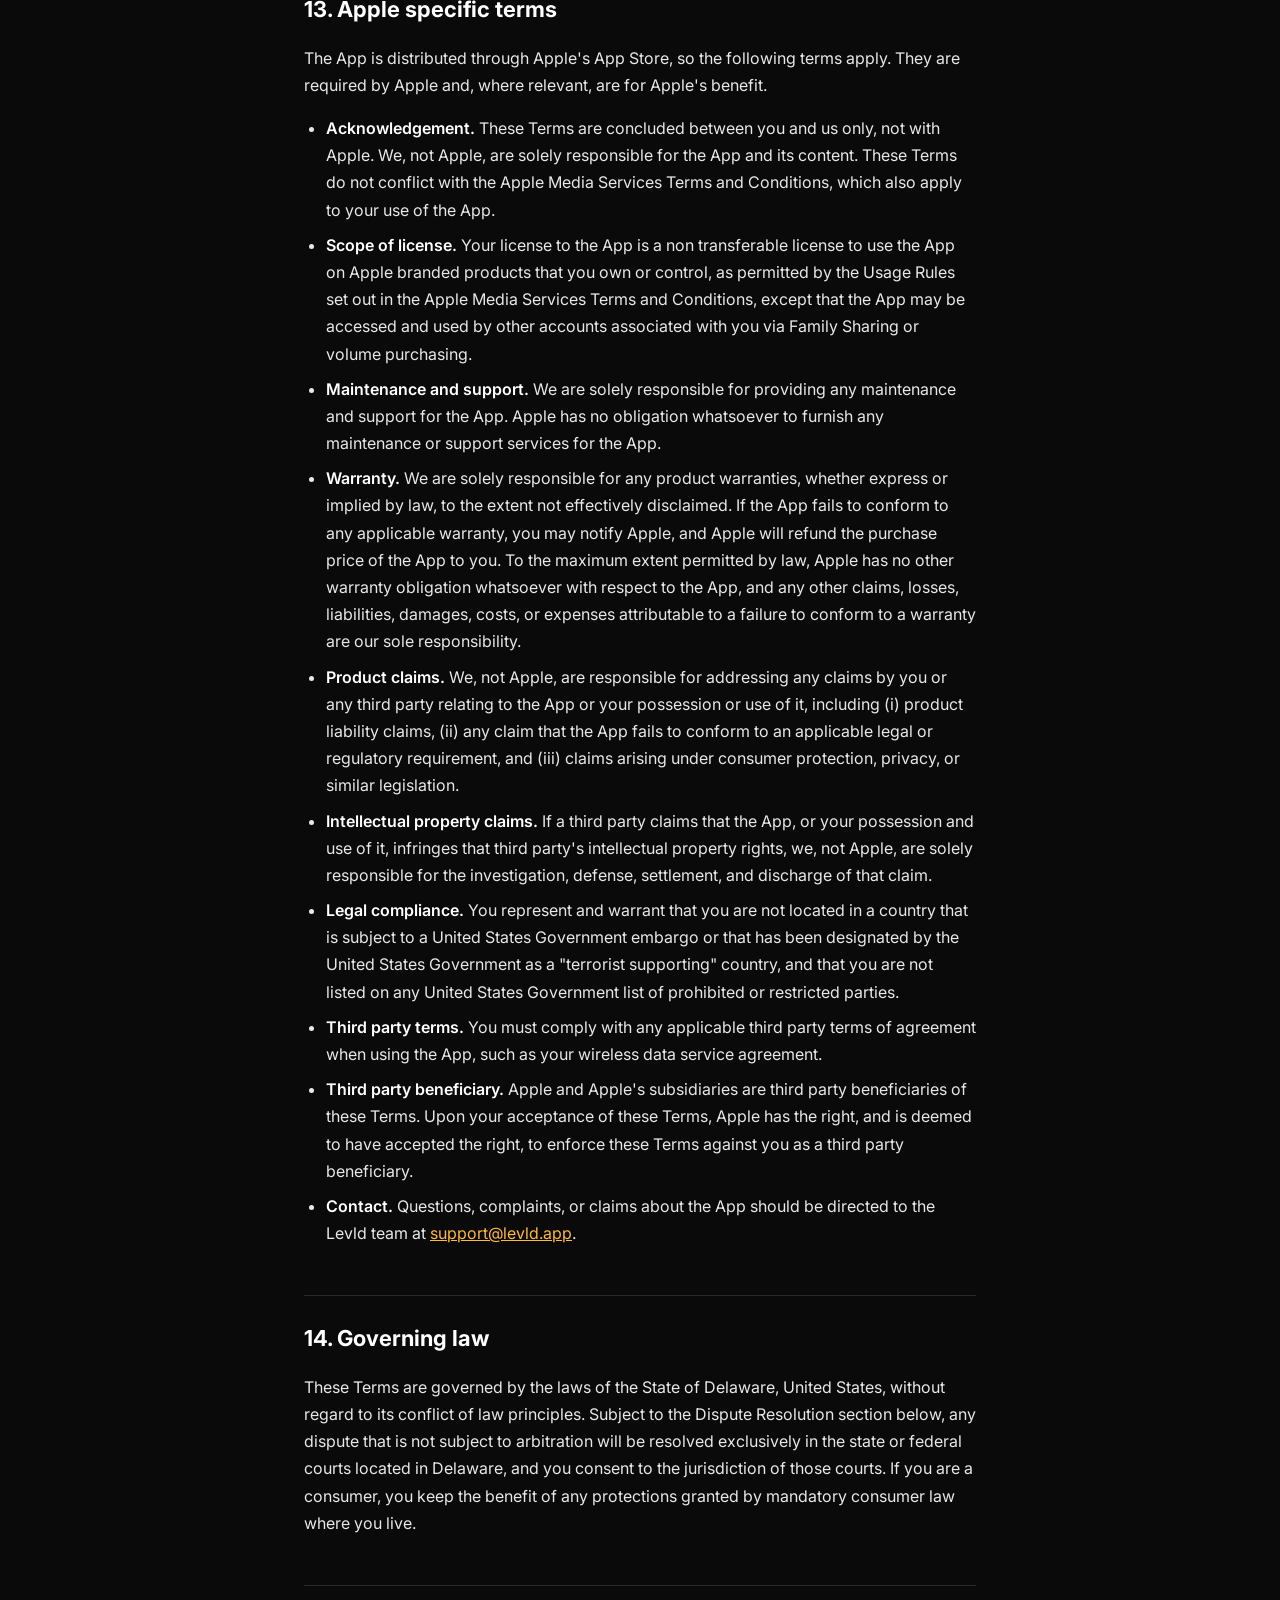
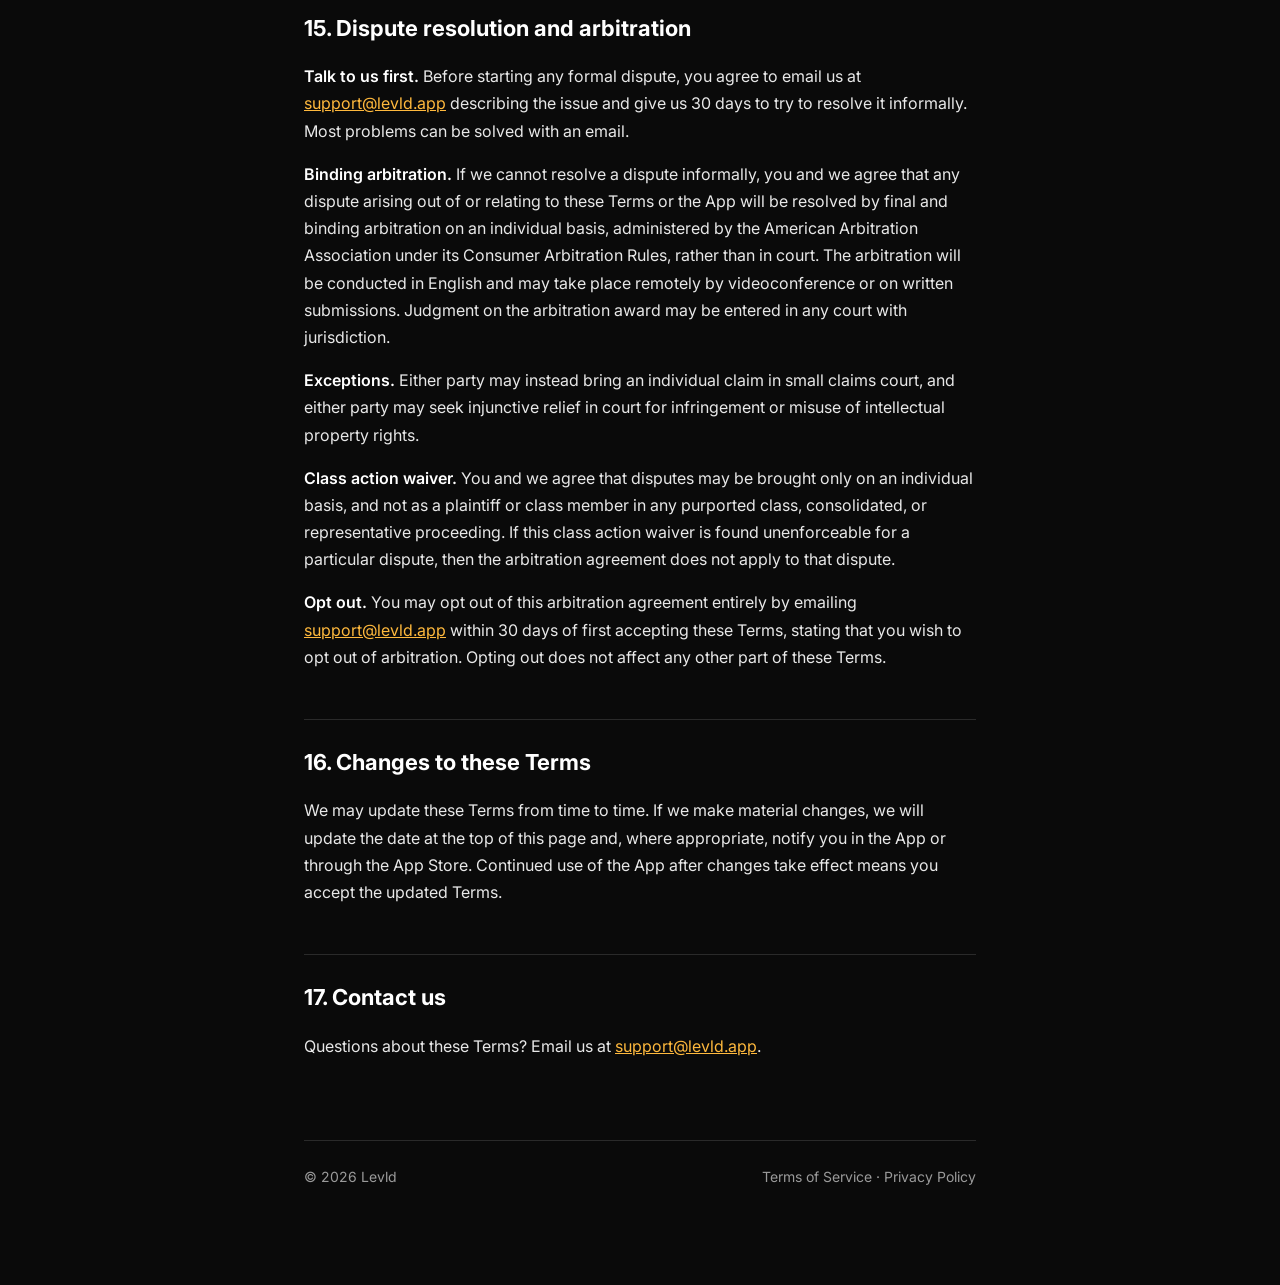
<file: terms.html>
<!DOCTYPE html>
<html lang="en">
<head>
<meta charset="UTF-8">
<meta name="viewport" content="width=device-width, initial-scale=1.0">
<title>Terms of Service · Levld</title>
<link rel="preconnect" href="https://fonts.googleapis.com">
<link rel="preconnect" href="https://fonts.gstatic.com" crossorigin>
<link href="https://fonts.googleapis.com/css2?family=Bricolage+Grotesque:opsz,wght@12..96,800&family=Inter:wght@400;500;600;700;800&display=swap" rel="stylesheet">
<style>
  :root {
    --yellow: #FFB93D;
    --black: #0a0a0a;
    --card: #1a1a1a;
    --card-alt: #1e1e20;
    --text: #e8e8e8;
    --muted: #9a9a9a;
    --line: #2a2a2a;
  }
  * { margin: 0; padding: 0; box-sizing: border-box; }
  html { scroll-behavior: smooth; }
  body {
    background: var(--black);
    color: var(--text);
    font-family: 'Inter', sans-serif;
    line-height: 1.7;
    font-size: 16px;
  }
  .wrap {
    max-width: 720px;
    margin: 0 auto;
    padding: 48px 24px 96px;
  }
  .topnav {
    display: flex;
    justify-content: space-between;
    align-items: center;
    margin-bottom: 64px;
  }
  .logo {
    font-family: 'Bricolage Grotesque', sans-serif;
    font-weight: 800;
    font-size: 22px;
    color: var(--yellow);
    text-decoration: none;
    letter-spacing: -0.02em;
  }
  .topnav a.back {
    color: var(--muted);
    text-decoration: none;
    font-size: 14px;
  }
  .topnav a.back:hover { color: var(--text); }
  .eyebrow {
    color: var(--yellow);
    font-size: 13px;
    font-weight: 600;
    text-transform: uppercase;
    letter-spacing: 0.12em;
    margin-bottom: 12px;
  }
  h1 {
    font-size: 36px;
    font-weight: 800;
    line-height: 1.2;
    margin-bottom: 8px;
    color: #fff;
  }
  .updated {
    color: var(--muted);
    font-size: 14px;
    margin-bottom: 40px;
  }
  .tldr {
    background: var(--card);
    border: 1px solid var(--line);
    border-left: 3px solid var(--yellow);
    border-radius: 12px;
    padding: 24px 28px;
    margin-bottom: 56px;
  }
  .tldr h2 {
    font-size: 15px;
    font-weight: 700;
    color: var(--yellow);
    text-transform: uppercase;
    letter-spacing: 0.08em;
    margin-bottom: 12px;
  }
  .tldr ul { list-style: none; }
  .tldr li {
    padding-left: 22px;
    position: relative;
    margin-bottom: 8px;
    font-size: 15px;
  }
  .tldr li::before {
    content: "→";
    position: absolute;
    left: 0;
    color: var(--yellow);
  }
  h2.section {
    font-size: 22px;
    font-weight: 700;
    color: #fff;
    margin: 48px 0 16px;
    padding-top: 24px;
    border-top: 1px solid var(--line);
  }
  p { margin-bottom: 16px; color: var(--text); }
  ul.body-list {
    margin: 0 0 16px 0;
    padding-left: 22px;
  }
  ul.body-list li { margin-bottom: 8px; }
  strong { color: #fff; font-weight: 600; }
  a { color: var(--yellow); }
  .callout {
    background: var(--card-alt);
    border: 1px solid var(--line);
    border-radius: 12px;
    padding: 20px 24px;
    margin: 0 0 16px;
    font-size: 15px;
  }
  .footer {
    margin-top: 80px;
    padding-top: 24px;
    border-top: 1px solid var(--line);
    display: flex;
    justify-content: space-between;
    color: var(--muted);
    font-size: 14px;
    flex-wrap: wrap;
    gap: 12px;
  }
  .footer a { color: var(--muted); text-decoration: none; }
  .footer a:hover { color: var(--text); }
  @media (max-width: 600px) {
    h1 { font-size: 28px; }
    .wrap { padding: 32px 20px 72px; }
  }
</style>
</head>
<body>
<div class="wrap">

  <nav class="topnav">
    <a class="logo" href="index.html">Levld</a>
    <a class="back" href="index.html">← Back to home</a>
  </nav>

  <p class="eyebrow">Legal</p>
  <h1>Terms of Service</h1>
  <p class="updated">Last updated: June 10, 2026</p>

  <div class="tldr">
    <h2>The short version</h2>
    <ul>
      <li>Levld is a wellness and productivity tool, not a medical device. Your dopamine score is an estimate, not a diagnosis.</li>
      <li>You must be at least 13 to use Levld. Under 18 needs a parent's permission.</li>
      <li>Subscriptions are billed through Apple and renew automatically until you cancel.</li>
      <li>Don't rely on app blocking for anything safety critical.</li>
      <li>Disputes are governed by Delaware law and resolved individually, with a 30 day option to opt out of arbitration.</li>
    </ul>
  </div>

  <p>These Terms of Service ("Terms") are an agreement between you and the team behind Levld ("Levld", "we", "us", "our"). They govern your use of the Levld mobile application and any related services (together, the "App"). By downloading or using the App, you agree to these Terms. If you do not agree, do not use the App.</p>

  <h2 class="section">1. Who can use Levld</h2>
  <p>You must be at least 13 years old to use Levld. If you are under 18, you may only use the App with the permission of a parent or legal guardian who agrees to these Terms on your behalf. By using the App, you confirm that you meet these requirements.</p>

  <h2 class="section">2. Your account</h2>
  <p>You can use the App as a guest without creating an account. If you choose to create one, you sign in with your Apple or Google account. You are responsible for activity that happens under your account and for keeping access to it secure. You can delete your account at any time from the App's settings. We may suspend or close accounts that violate these Terms.</p>

  <h2 class="section">3. What Levld is, and what it is not</h2>
  <p>Levld helps you understand and manage your phone habits. It estimates the stimulation impact of your app usage and presents this as a dopamine score, along with related metrics such as a focus percentage. It can also block apps you select when your score drops below a threshold you choose.</p>
  <div class="callout">
    <strong>Important:</strong> Levld is a wellness and productivity tool. It is not a medical device and does not provide medical advice, diagnosis, or treatment. Your dopamine score is an estimate produced by our scoring model based on your app usage. It is not a measurement of actual dopamine levels, receptor activity, or any other biological process. Nothing in the App is a substitute for professional medical advice. If you have concerns about your mental health, attention, or wellbeing, consult a qualified healthcare professional.
  </div>

  <h2 class="section">4. App blocking</h2>
  <p>Levld's blocking feature uses Apple's Screen Time framework to restrict access to apps you select, based on settings you control. You acknowledge that:</p>
  <ul class="body-list">
    <li>You choose which apps are blocked and at what threshold. Blocking reflects your own settings.</li>
    <li>Blocking depends on Apple's frameworks and your device's configuration, and may be affected by iOS updates, permission changes, or technical issues.</li>
    <li>You should not rely on Levld to block access to any app in safety critical, parental control, or other high stakes situations. Levld is a self discipline tool, not a guarantee.</li>
  </ul>

  <h2 class="section">5. Subscriptions, free trial, and billing</h2>
  <p>Some or all features of Levld require a paid subscription. Current pricing is:</p>
  <ul class="body-list">
    <li><strong>Annual:</strong> $40.00 per year, with a 7 day free trial</li>
    <li><strong>Monthly:</strong> $8.00 per month</li>
  </ul>
  <p>Prices may vary by region and currency, and the price shown in the App Store at the time of purchase is the price that applies. We may change prices for future billing periods, in which case you will be notified through the App Store before the change takes effect.</p>
  <p><strong>Billing.</strong> All subscriptions are purchased through and billed by Apple via your Apple ID. We do not process payments ourselves and never see your payment details.</p>
  <p><strong>Auto renewal.</strong> Subscriptions renew automatically at the end of each billing period unless you cancel at least 24 hours before the current period ends. You can manage or cancel your subscription at any time in your device's Settings under your Apple ID subscriptions.</p>
  <p><strong>Free trial.</strong> If your plan includes a free trial, your subscription begins and your payment method is charged when the trial ends, unless you cancel at least 24 hours before the end of the trial. Any unused portion of a free trial is forfeited when you purchase a subscription.</p>
  <p><strong>Refunds.</strong> Purchases are subject to Apple's refund policies. Refund requests must be made directly to Apple through your App Store account. We are not able to issue refunds for purchases made through the App Store.</p>

  <h2 class="section">6. Your license to use the App</h2>
  <p>We grant you a personal, limited, non exclusive, non transferable, revocable license to use the App for your own personal, non commercial use, in accordance with these Terms and any applicable App Store rules.</p>

  <h2 class="section">7. Acceptable use</h2>
  <p>You agree not to:</p>
  <ul class="body-list">
    <li>Copy, modify, distribute, sell, or lease any part of the App</li>
    <li>Reverse engineer, decompile, or attempt to extract the source code of the App, except where permitted by law</li>
    <li>Use the App in any way that violates applicable laws or regulations</li>
    <li>Interfere with or disrupt the App, its servers, or its security features</li>
    <li>Use the App to harm yourself or others</li>
  </ul>

  <h2 class="section">8. Intellectual property</h2>
  <p>The App, including its design, branding, scoring model, text, graphics, and software, is owned by us and protected by intellectual property laws. These Terms do not grant you any rights to our trademarks, branding, or other intellectual property except for the limited license described above.</p>

  <h2 class="section">9. Changes to the App</h2>
  <p>Levld is actively developed and will change over time. We may add, modify, or remove features, including how the dopamine score is calculated, at any time. We may also suspend or discontinue the App entirely. Where reasonably possible, we will give notice of significant changes, but we are not obligated to maintain any particular feature.</p>

  <h2 class="section">10. Termination</h2>
  <p>You can stop using Levld at any time by deleting the App, deleting your account from the App's settings if you created one, and canceling any active subscription through your Apple ID settings. We may suspend or terminate your access to the App if you violate these Terms or if we discontinue the App. Sections of these Terms that by their nature should survive termination, such as disclaimers and limitations of liability, will survive.</p>

  <h2 class="section">11. Disclaimer of warranties</h2>
  <p>The App is provided "as is" and "as available", without warranties of any kind, whether express or implied, including implied warranties of merchantability, fitness for a particular purpose, and non infringement. We do not warrant that the App will be uninterrupted, error free, or that the dopamine score or any other metric will be accurate, complete, or produce any particular result, including any improvement in focus, productivity, or wellbeing.</p>

  <h2 class="section">12. Limitation of liability</h2>
  <p>To the maximum extent permitted by law, we will not be liable for any indirect, incidental, special, consequential, or punitive damages, or for any loss of profits, data, or goodwill, arising from or related to your use of or inability to use the App. To the maximum extent permitted by law, our total liability for any claims relating to the App will not exceed the amount you paid us for the App in the 12 months before the claim arose. Some jurisdictions do not allow certain limitations of liability, so some of these limitations may not apply to you.</p>

  <h2 class="section">13. Apple specific terms</h2>
  <p>The App is distributed through Apple's App Store, so the following terms apply. They are required by Apple and, where relevant, are for Apple's benefit.</p>
  <ul class="body-list">
    <li><strong>Acknowledgement.</strong> These Terms are concluded between you and us only, not with Apple. We, not Apple, are solely responsible for the App and its content. These Terms do not conflict with the Apple Media Services Terms and Conditions, which also apply to your use of the App.</li>
    <li><strong>Scope of license.</strong> Your license to the App is a non transferable license to use the App on Apple branded products that you own or control, as permitted by the Usage Rules set out in the Apple Media Services Terms and Conditions, except that the App may be accessed and used by other accounts associated with you via Family Sharing or volume purchasing.</li>
    <li><strong>Maintenance and support.</strong> We are solely responsible for providing any maintenance and support for the App. Apple has no obligation whatsoever to furnish any maintenance or support services for the App.</li>
    <li><strong>Warranty.</strong> We are solely responsible for any product warranties, whether express or implied by law, to the extent not effectively disclaimed. If the App fails to conform to any applicable warranty, you may notify Apple, and Apple will refund the purchase price of the App to you. To the maximum extent permitted by law, Apple has no other warranty obligation whatsoever with respect to the App, and any other claims, losses, liabilities, damages, costs, or expenses attributable to a failure to conform to a warranty are our sole responsibility.</li>
    <li><strong>Product claims.</strong> We, not Apple, are responsible for addressing any claims by you or any third party relating to the App or your possession or use of it, including (i) product liability claims, (ii) any claim that the App fails to conform to an applicable legal or regulatory requirement, and (iii) claims arising under consumer protection, privacy, or similar legislation.</li>
    <li><strong>Intellectual property claims.</strong> If a third party claims that the App, or your possession and use of it, infringes that third party's intellectual property rights, we, not Apple, are solely responsible for the investigation, defense, settlement, and discharge of that claim.</li>
    <li><strong>Legal compliance.</strong> You represent and warrant that you are not located in a country that is subject to a United States Government embargo or that has been designated by the United States Government as a "terrorist supporting" country, and that you are not listed on any United States Government list of prohibited or restricted parties.</li>
    <li><strong>Third party terms.</strong> You must comply with any applicable third party terms of agreement when using the App, such as your wireless data service agreement.</li>
    <li><strong>Third party beneficiary.</strong> Apple and Apple's subsidiaries are third party beneficiaries of these Terms. Upon your acceptance of these Terms, Apple has the right, and is deemed to have accepted the right, to enforce these Terms against you as a third party beneficiary.</li>
    <li><strong>Contact.</strong> Questions, complaints, or claims about the App should be directed to the Levld team at <a href="mailto:support@levld.app">support@levld.app</a>.</li>
  </ul>

  <h2 class="section">14. Governing law</h2>
  <p>These Terms are governed by the laws of the State of Delaware, United States, without regard to its conflict of law principles. Subject to the Dispute Resolution section below, any dispute that is not subject to arbitration will be resolved exclusively in the state or federal courts located in Delaware, and you consent to the jurisdiction of those courts. If you are a consumer, you keep the benefit of any protections granted by mandatory consumer law where you live.</p>

  <h2 class="section">15. Dispute resolution and arbitration</h2>
  <p><strong>Talk to us first.</strong> Before starting any formal dispute, you agree to email us at <a href="mailto:support@levld.app">support@levld.app</a> describing the issue and give us 30 days to try to resolve it informally. Most problems can be solved with an email.</p>
  <p><strong>Binding arbitration.</strong> If we cannot resolve a dispute informally, you and we agree that any dispute arising out of or relating to these Terms or the App will be resolved by final and binding arbitration on an individual basis, administered by the American Arbitration Association under its Consumer Arbitration Rules, rather than in court. The arbitration will be conducted in English and may take place remotely by videoconference or on written submissions. Judgment on the arbitration award may be entered in any court with jurisdiction.</p>
  <p><strong>Exceptions.</strong> Either party may instead bring an individual claim in small claims court, and either party may seek injunctive relief in court for infringement or misuse of intellectual property rights.</p>
  <p><strong>Class action waiver.</strong> You and we agree that disputes may be brought only on an individual basis, and not as a plaintiff or class member in any purported class, consolidated, or representative proceeding. If this class action waiver is found unenforceable for a particular dispute, then the arbitration agreement does not apply to that dispute.</p>
  <p><strong>Opt out.</strong> You may opt out of this arbitration agreement entirely by emailing <a href="mailto:support@levld.app">support@levld.app</a> within 30 days of first accepting these Terms, stating that you wish to opt out of arbitration. Opting out does not affect any other part of these Terms.</p>

  <h2 class="section">16. Changes to these Terms</h2>
  <p>We may update these Terms from time to time. If we make material changes, we will update the date at the top of this page and, where appropriate, notify you in the App or through the App Store. Continued use of the App after changes take effect means you accept the updated Terms.</p>

  <h2 class="section">17. Contact us</h2>
  <p>Questions about these Terms? Email us at <a href="mailto:support@levld.app">support@levld.app</a>.</p>

  <div class="footer">
    <span>© 2026 Levld</span>
    <span><a href="terms.html">Terms of Service</a> · <a href="privacy.html">Privacy Policy</a></span>
  </div>

</div>
</body>
</html>
</file>
<file: styles.css>
:root{
  --paper:#FAF7F1;
  --paper-2:#F2ECE1;
  --ink:#16130E;
  --ink-soft:#5A5247;
  --yellow:#FFB93D;
  --yellow-deep:#FFB93D;
  --dark:#14110D;
  --dark-soft:#9A9183;
  --line:rgba(22,19,14,.10);
  --r:22px;
  --display:"Bricolage Grotesque",sans-serif;
  --body:"Hanken Grotesk",sans-serif;
}
*{margin:0;padding:0;box-sizing:border-box}
html{scroll-behavior:smooth;overflow-x:hidden}
body{
  font-family:var(--body);
  background:var(--paper);
  color:var(--ink);
  -webkit-font-smoothing:antialiased;
  overflow-x:hidden;
}
.wrap{max-width:1180px;margin:0 auto;padding:0 28px}
a{color:inherit;text-decoration:none}

/* grain overlay */
body::after{
  content:"";position:fixed;inset:0;pointer-events:none;z-index:9999;opacity:.04;
  background-image:url("data:image/svg+xml,%3Csvg xmlns='http://www.w3.org/2000/svg' width='160' height='160'%3E%3Cfilter id='n'%3E%3CfeTurbulence type='fractalNoise' baseFrequency='0.8' numOctaves='3'/%3E%3C/filter%3E%3Crect width='100%25' height='100%25' filter='url(%23n)'/%3E%3C/svg%3E");
}

/* nav */
nav{position:absolute;top:0;left:0;right:0;z-index:50}
nav .wrap{display:flex;align-items:center;justify-content:space-between;height:84px}
.mark{font-family:var(--display);font-weight:800;font-size:24px;letter-spacing:-.02em;display:flex;align-items:center;gap:9px}
.mark .dot{width:15px;height:15px;border-radius:50%;background:var(--yellow);box-shadow:0 0 0 5px rgba(255,185,61,.22)}
.nav-cta{font-weight:600;font-size:17px;padding:13px 23px;border:2px solid var(--ink);border-radius:100px;transition:.25s}
.nav-cta:hover{background:var(--ink);color:var(--paper)}
.nav-howto{display:none}
.footer-contact{display:none}

/* hero */
header{position:relative;min-height:100vh;display:flex;align-items:center;overflow:hidden}
.glow{position:absolute;border-radius:50%;filter:blur(80px);opacity:.7;z-index:0}
.g1{width:680px;height:680px;background:radial-gradient(circle,rgba(255,185,61,.85),transparent 68%);top:-200px;right:-170px;opacity:.95}
.g2{width:480px;height:480px;background:radial-gradient(circle,rgba(255,185,61,.30),transparent 65%);bottom:-220px;left:-120px}
.hero{position:relative;z-index:2;text-align:center;width:100%;padding:120px 0 80px}
.eyebrow{display:inline-flex;align-items:center;gap:8px;font-weight:600;font-size:13.5px;letter-spacing:.14em;text-transform:uppercase;color:var(--ink-soft);background:rgba(255,255,255,.6);border:1px solid var(--line);padding:8px 16px;border-radius:100px;margin-bottom:34px;backdrop-filter:blur(6px)}
.eyebrow .pulse{width:8px;height:8px;border-radius:50%;background:var(--yellow-deep);animation:pulse 2s infinite}
@keyframes pulse{0%,100%{transform:scale(1);opacity:1}50%{transform:scale(1.5);opacity:.4}}
h1{font-family:var(--display);font-weight:800;font-size:clamp(34px,7.5vw,90px);line-height:1.0;letter-spacing:-.03em;max-width:25ch;margin:0 auto}
h1 .accent{color:var(--yellow-deep)}
.hero p{max-width:560px;margin:30px auto 0;font-size:clamp(17px,2.3vw,20px);line-height:1.55;color:var(--ink-soft)}
.hero-cta{margin-top:44px;display:flex;gap:14px;justify-content:center;flex-wrap:wrap}
.hero-trust{margin-top:24px;font-size:13.5px;letter-spacing:.01em;color:var(--ink-soft);font-weight:500}
.btn{font-family:var(--body);font-weight:700;font-size:16px;padding:16px 30px;border-radius:100px;cursor:pointer;border:none;transition:.25s;display:inline-flex;align-items:center;gap:9px}
.btn-primary{background:var(--ink);color:var(--paper)}
.btn-primary:hover{background:var(--yellow);color:var(--ink);transform:translateY(-2px)}
.btn-ghost{background:transparent;color:var(--ink);border:1.5px solid var(--line)}
.btn-ghost:hover{border-color:var(--ink)}
.scroll-hint{position:absolute;bottom:30px;left:50%;transform:translateX(-50%);z-index:3;font-size:12px;letter-spacing:.18em;text-transform:uppercase;color:var(--ink-soft);display:flex;flex-direction:column;align-items:center;gap:10px}
.scroll-hint .ln{width:1px;height:38px;background:linear-gradient(var(--ink-soft),transparent);animation:drop 1.8s infinite}
@keyframes drop{0%{transform:scaleY(0);transform-origin:top}50%{transform:scaleY(1);transform-origin:top}51%{transform-origin:bottom}100%{transform:scaleY(0);transform-origin:bottom}}

/* section shell */
section{position:relative;padding:120px 0}
.tag{font-family:var(--body);font-weight:600;font-size:13px;letter-spacing:.16em;text-transform:uppercase;color:var(--yellow-deep);margin-bottom:18px}
.h2{font-family:var(--display);font-weight:700;font-size:clamp(36px,5.5vw,62px);line-height:1.02;letter-spacing:-.03em}

/* section 2 — showcase */
.showcase{background:var(--paper-2)}
.showcase .wrap{display:grid;grid-template-columns:1fr 1fr;gap:70px;align-items:center}
.showcase .copy p{margin-top:24px;font-size:18px;line-height:1.6;color:var(--ink-soft);max-width:440px}
.feature-list{margin-top:34px;display:flex;flex-direction:column;gap:16px}
.feature-list li{list-style:none;display:flex;gap:14px;align-items:flex-start;font-size:16px;font-weight:500}
.feature-list .ck{flex-shrink:0;width:24px;height:24px;border-radius:50%;background:var(--yellow);display:grid;place-items:center;font-size:13px;font-weight:800;color:var(--ink)}

/* iphone mock */
.phone-stage{display:flex;justify-content:center;perspective:1600px}
.phone{position:relative;width:300px;height:612px;background:#1a1a1a;border-radius:54px;padding:13px;box-shadow:0 50px 90px -30px rgba(22,19,14,.45),0 0 0 2px rgba(0,0,0,.2) inset;transform:rotateY(0) rotateX(0);transition:transform .6s ease}
.phone:hover{transform:rotateY(-12deg) rotateX(3deg)}
.phone .island{position:absolute;top:24px;left:50%;transform:translateX(-50%);width:96px;height:28px;background:#000;border-radius:100px;z-index:4}
.screen{position:relative;width:100%;height:100%;border-radius:42px;overflow:hidden;background:linear-gradient(160deg,#FFF3DC,#FAF7F1)}
.screen img{width:100%;height:100%;object-fit:cover;display:block}
.screen-empty{position:absolute;inset:0;display:flex;flex-direction:column;align-items:center;justify-content:center;text-align:center;padding:30px;gap:14px}
.screen-empty .ico{width:54px;height:54px;border-radius:16px;background:var(--yellow);display:grid;place-items:center;font-size:26px}
.screen-empty b{font-family:var(--display);font-size:17px}
.screen-empty span{font-size:13px;color:var(--ink-soft);line-height:1.5;max-width:170px}

/* section 3 — science (dark) */
.science{background:#000;color:var(--paper)}
.science .head{max-width:720px;margin:0 auto;text-align:center}
.science .head .tag{color:var(--yellow)}
.science .head p{margin-top:22px;font-size:18px;line-height:1.6;color:var(--dark-soft)}

/* science — vertical journey */
.journey{position:relative;max-width:860px;margin:58px auto 0}
.journey::before{content:"";position:absolute;left:50%;top:34px;bottom:34px;width:3px;transform:translateX(-50%);background:linear-gradient(var(--yellow),rgba(255,185,61,.15));border-radius:3px}
.j-stage{position:relative;display:grid;grid-template-columns:1fr 76px 1fr;align-items:center;padding:24px 0}
.j-media{grid-column:1;grid-row:1}
.j-text{grid-column:3;grid-row:1;padding-left:10px}
.j-stage.rev .j-media{grid-column:3}
.j-stage.rev .j-text{grid-column:1;padding-left:0;padding-right:10px;text-align:right}
.j-node{grid-column:2;grid-row:1;justify-self:center;z-index:2;width:48px;height:48px;border-radius:50%;background:var(--yellow);color:var(--ink);font-family:var(--display);font-weight:800;font-size:21px;display:grid;place-items:center;box-shadow:0 0 0 9px #000,0 0 0 12px rgba(255,185,61,.18)}
.j-ph{position:relative;width:100%;max-width:300px;margin-right:auto}
.j-ph.wide{max-width:430px}
.j-ph img{width:100%;height:auto;display:block}
.j-ph img[alt="Levld mascot distracted while trying to work at a laptop"]{transform:scaleX(-1)}
.j-stage:not(.rev) .j-media .j-ph{margin-left:auto;margin-right:0}
.j-ph span{font-size:12px;letter-spacing:.06em;text-transform:uppercase;color:var(--dark-soft);padding:0 14px}
.j-text b{display:block;font-family:var(--display);font-weight:700;font-size:24px;line-height:1.05;color:var(--yellow);margin-bottom:9px;letter-spacing:-.01em}
.j-text p{font-size:15px;line-height:1.55;color:var(--dark-soft);margin:0;max-width:340px}
.j-stage.rev .j-text p{margin-left:auto}
@media(min-width:761px){.j-stage{min-height:380px}}
@media(max-width:760px){
  .journey{max-width:460px;margin-top:42px}
  .journey::before{left:30px;top:26px;bottom:26px}
  .j-stage{grid-template-columns:60px 1fr;column-gap:16px;padding:16px 0}
  .j-node,.j-stage.rev .j-node{grid-column:1;grid-row:1 / span 2;align-self:start;width:42px;height:42px;font-size:18px;box-shadow:0 0 0 6px #000,0 0 0 9px rgba(255,185,61,.18)}
  .j-media,.j-stage.rev .j-media{grid-column:2;grid-row:1;margin-bottom:14px}
  .j-text,.j-stage.rev .j-text{grid-column:2;grid-row:2;padding:0;text-align:left}
  .j-ph,.j-stage:not(.rev) .j-media .j-ph{max-width:210px;margin:0}
  .j-ph.wide{max-width:290px}
  .j-text p,.j-stage.rev .j-text p{margin-left:0;max-width:none}
}

/* section 4 — preorder */
.preorder{background:var(--paper);text-align:center}
.pre-intro{max-width:480px;margin:22px auto 0;color:var(--ink-soft);font-size:17px;line-height:1.55}
.price-card{max-width:540px;margin:54px auto 0;background:#fff;border:1px solid var(--line);border-radius:30px;padding:54px 46px;box-shadow:0 40px 80px -40px rgba(22,19,14,.25);position:relative;overflow:hidden}
.price-card::before{content:"";position:absolute;top:0;left:0;right:0;height:7px;background:var(--yellow)}
.badge{display:inline-block;background:var(--yellow);color:var(--ink);font-weight:700;font-size:13px;letter-spacing:.06em;padding:8px 18px;border-radius:100px;margin-bottom:26px}
.card-heading{font-family:var(--display);font-weight:800;font-size:44px;line-height:1;letter-spacing:-.03em;margin-top:4px}
.perks{text-align:left;max-width:330px;margin:30px auto;display:flex;flex-direction:column;gap:14px}
.perks li{list-style:none;display:flex;gap:12px;font-size:15.5px;font-weight:500;align-items:center}
.perks .ck{flex-shrink:0;width:22px;height:22px;border-radius:50%;background:var(--yellow);display:grid;place-items:center;font-size:12px;font-weight:800}
.pay-btn{width:100%;justify-content:center;background:var(--ink);color:var(--paper);font-size:17px;padding:19px}
.pay-btn:hover{background:var(--yellow);color:var(--ink);transform:translateY(-2px)}

/* waitlist form */
.waitlist-form{display:flex;flex-direction:column;gap:14px;margin-top:4px}
.waitlist-form[hidden],.waitlist-success[hidden]{display:none}
.field-row{display:grid;grid-template-columns:1fr 1fr;gap:12px}
.field{display:flex;flex-direction:column;gap:7px;text-align:left;min-width:0}
.field label{font-size:13px;font-weight:600;color:var(--ink-soft);letter-spacing:.02em}
.field label .opt{font-weight:500;color:var(--ink-soft);opacity:.6}
.field input::placeholder{color:var(--ink-soft);opacity:.45}
.field input{font-family:var(--body);font-size:16px;font-weight:500;color:var(--ink);background:var(--paper);border:1.5px solid var(--line);border-radius:14px;padding:14px 16px;width:100%;transition:border-color .2s,background .2s,box-shadow .2s;-webkit-appearance:none;appearance:none}
.field input:focus{outline:none;border-color:var(--ink);background:#fff;box-shadow:0 0 0 4px rgba(22,19,14,.06)}
.field input:-webkit-autofill{-webkit-box-shadow:0 0 0 1000px var(--paper) inset;-webkit-text-fill-color:var(--ink)}
.form-error{margin:0;font-size:13.5px;color:#b04141;text-align:center;font-weight:600}
.waitlist-form .pay-btn{margin-top:6px}
.waitlist-success{display:flex;flex-direction:column;align-items:center;gap:12px;padding:14px 0 4px}
.success-icon{width:58px;height:58px;border-radius:50%;background:var(--yellow);color:var(--ink);display:grid;place-items:center;font-size:30px;font-weight:800;box-shadow:0 0 0 8px rgba(255,185,61,.18)}
.success-title{font-family:var(--display);font-weight:800;font-size:26px;line-height:1.05;letter-spacing:-.02em}
.waitlist-success p{color:var(--ink-soft);font-size:15.5px;line-height:1.5;max-width:320px;text-align:center;margin:0}

footer{background:var(--paper);padding:40px 0 60px;text-align:center;border-top:1px solid var(--line)}
footer .mark{justify-content:center;margin-bottom:12px}
footer small{color:var(--ink-soft);font-size:13px}
.footer-legal{margin-top:14px;display:flex;flex-wrap:wrap;justify-content:center;align-items:center;gap:6px 10px;font-size:13px;color:var(--ink-soft)}
.footer-legal a{color:var(--ink-soft);text-decoration:none}
.footer-legal a:hover{color:var(--ink)}
.form-fineprint{margin:10px 0 0;text-align:center;font-size:12.5px;line-height:1.5;color:var(--ink-soft)}
.form-fineprint a{color:var(--ink-soft);text-decoration:underline;text-underline-offset:2px}
.form-fineprint a:hover{color:var(--ink)}

/* reveal */
.reveal{opacity:0;transform:translateY(28px);transition:opacity .8s cubic-bezier(.2,.7,.2,1),transform .8s cubic-bezier(.2,.7,.2,1)}
.reveal.in{opacity:1;transform:none}

@media(max-width:860px){
  .g1{width:380px;height:380px;top:-140px;right:-110px;opacity:.6}
  .g2{width:320px;height:320px;bottom:-160px;left:-90px;opacity:.55}
  h1{font-size:clamp(32px,calc(13.7vw - 7.8px),46px);letter-spacing:-.035em}
  h1 .m-break{display:block}
  .hero{padding:140px 0 60px}
  .hero-cta .btn-ghost{display:none}
  .hero-trust{display:none}
  .showcase .wrap{grid-template-columns:1fr;gap:32px}
  .showcase .copy{text-align:center;order:2}
  .showcase .phone-stage{order:1;position:relative}
  .showcase .phone-stage::before{content:"";position:absolute;width:420px;height:420px;top:50%;left:50%;transform:translate(-50%,-50%);background:radial-gradient(circle,rgba(255,185,61,.55),transparent 65%);filter:blur(60px);z-index:0;pointer-events:none}
  .showcase .phone{position:relative;z-index:1;transform:scale(.77);transform-origin:center top;margin-bottom:-140px}
  .showcase .copy p,.perks{margin-left:auto;margin-right:auto}
  .feature-list{display:none}
  .science .head p{display:none}
  section{padding:84px 0}
  .price-card{padding:44px 22px}
  .card-heading{font-size:38px}
  .nav-howto{display:inline-flex}
  .nav-contact{display:none}
  .footer-contact{display:flex;width:fit-content;margin:0 auto 16px}
}
@media(max-width:520px){
  .field-row{grid-template-columns:1fr}
}
@media(max-width:390px){
  .nav-cta{font-size:14px;padding:10px 15px;border-width:1.5px}
}
@media(max-width:340px){
  .hero{padding-top:112px}
}
@media(max-width:360px){
  .showcase .phone{transform:none;margin-bottom:0;width:240px;height:490px;padding:10px;border-radius:44px}
  .showcase .phone .island{width:77px;height:22px;top:19px}
  .showcase .screen{border-radius:34px}
}

/* Honeypot: off-screen rather than display:none so naive bots still fill it. */
.hp-field{position:absolute;left:-9999px;width:1px;height:1px;overflow:hidden}

/* thank-you / joined page */
.thanks{min-height:100vh;display:flex;align-items:center;justify-content:center;text-align:center;padding:40px 24px;position:relative;overflow:hidden;background:var(--paper)}
.thanks-inner{position:relative;z-index:2;max-width:560px;margin:0 auto;display:flex;flex-direction:column;align-items:center;gap:18px}
.thanks .success-icon{width:74px;height:74px;font-size:38px}
.thanks-title{font-family:var(--display);font-weight:800;font-size:clamp(36px,7vw,58px);line-height:1.02;letter-spacing:-.03em}
.thanks-text{font-size:clamp(16px,2.4vw,19px);line-height:1.55;color:var(--ink-soft);max-width:460px;margin:0 auto}
.thanks-cta{display:flex;gap:14px;justify-content:center;flex-wrap:wrap;margin-top:10px}
</file>
